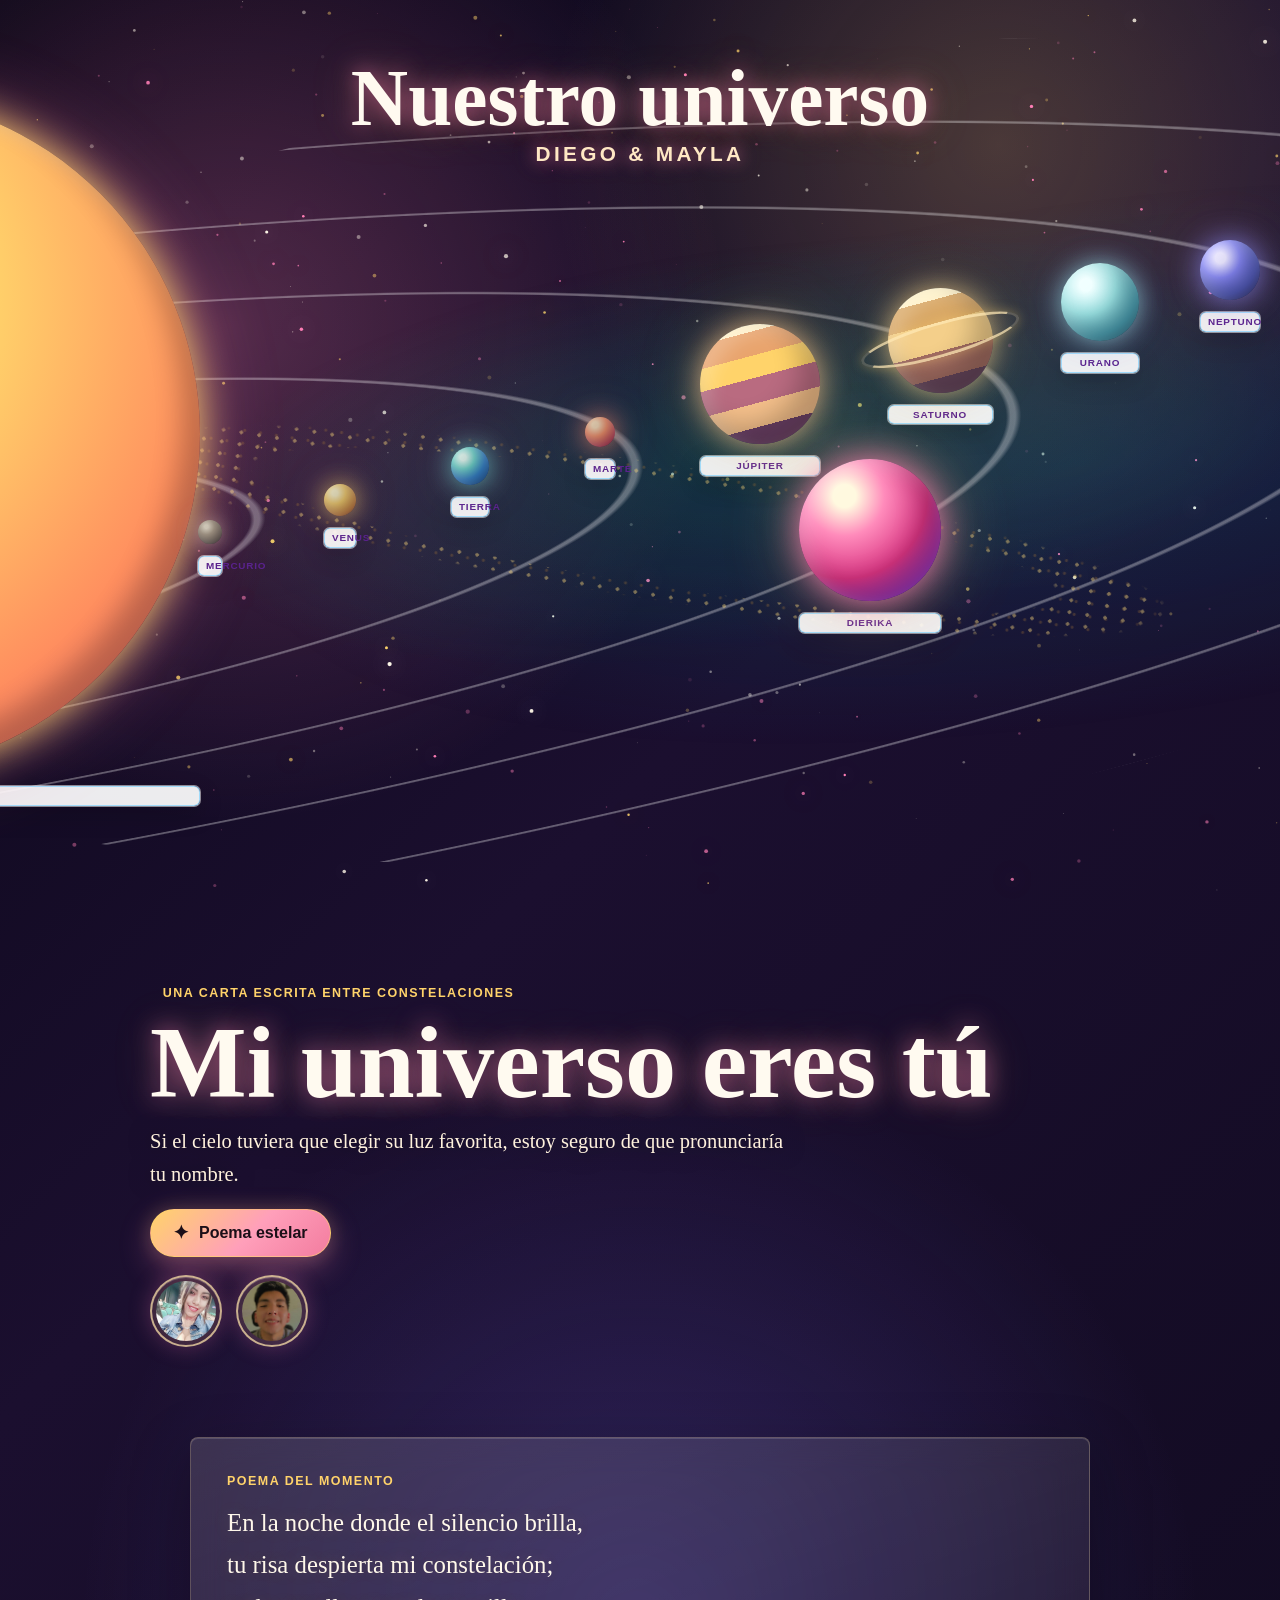
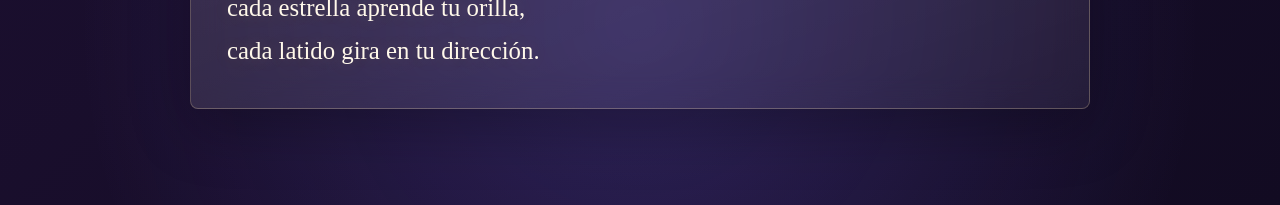
<file: index.html>
<!DOCTYPE html>
<html lang="es">
<head>
  <meta charset="UTF-8">
  <meta name="viewport" content="width=device-width, initial-scale=1.0">
  <title>Carta de Amor Estelar</title>
  <link rel="stylesheet" href="styles.css?v=34">
</head>
<body>
  <canvas id="universo" aria-hidden="true"></canvas>
  <div id="ramoOverlay" class="ramo-overlay" aria-live="polite" aria-hidden="true"></div>
  <div id="legoOverlay" class="lego-overlay" aria-live="polite" aria-hidden="true"></div>
  <div id="venusOverlay" class="venus-overlay" aria-live="polite" aria-hidden="true"></div>
  <div id="tierraOverlay" class="tierra-overlay" aria-live="polite" aria-hidden="true"></div>
  <div id="saturnoOverlay" class="saturno-overlay" aria-live="polite" aria-hidden="true"></div>
  <div id="uranoOverlay" class="urano-overlay" aria-live="polite" aria-hidden="true"></div>
  <div id="neptunoOverlay" class="neptuno-overlay" aria-live="polite" aria-hidden="true"></div>
  <div id="bigBangOverlay" class="bigbang-overlay" aria-live="polite" aria-hidden="true"></div>

  <main class="carta-espacial">
    <section class="hero-amor" aria-labelledby="tituloUniverso">
      <p class="eyebrow">Una carta escrita entre constelaciones</p>
      <h1 id="tituloUniverso" class="titulo-universo" tabindex="0">Mi universo eres tú</h1>
      <p id="declaracion" class="declaracion" tabindex="0">
        Si el cielo tuviera que elegir su luz favorita, estoy seguro de que pronunciaría tu nombre.
      </p>
      <button id="botonPoema" class="boton-estelar" type="button">
        <span class="icono">✦</span>
        Poema estelar
      </button>
      <div class="portal-retratos" aria-label="Crear nuestro universo">
        <button class="retrato-cosmico" type="button" aria-label="Crear universo con Mayla y Diego">
          <img src="media/saturno/mayla.jpg" alt="Mayla">
        </button>
        <button class="retrato-cosmico" type="button" aria-label="Crear universo con Diego y Mayla">
          <img src="media/saturno/diego.jpg" alt="Diego">
        </button>
      </div>
    </section>

    <section class="sistema-solar" aria-label="Sistema solar personalizado">
      <div class="rotulo-universo" aria-hidden="true">
        <strong>Nuestro universo</strong>
        <span>Diego & Mayla</span>
      </div>
      <button class="planeta planeta-sol" type="button" data-planeta="SOL" aria-label="Explorar SOL">
        <span class="orbita"></span>
        <span class="cuerpo"></span>
        <span class="nombre">SOL</span>
      </button>
      <button class="planeta planeta-mercurio" type="button" data-planeta="MERCURIO" aria-label="Explorar MERCURIO">
        <span class="orbita"></span>
        <span class="cuerpo"></span>
        <span class="nombre">MERCURIO</span>
      </button>
      <button class="planeta planeta-venus" type="button" data-planeta="VENUS" aria-label="Explorar VENUS">
        <span class="orbita"></span>
        <span class="cuerpo"></span>
        <span class="nombre">VENUS</span>
      </button>
      <button class="planeta planeta-tierra" type="button" data-planeta="TIERRA" aria-label="Explorar TIERRA">
        <span class="orbita"></span>
        <span class="cuerpo"></span>
        <span class="nombre">TIERRA</span>
      </button>
      <button class="planeta planeta-marte" type="button" data-planeta="MARTE" aria-label="Crear ramo desde MARTE">
        <span class="orbita"></span>
        <span class="cuerpo"></span>
        <span class="nombre">MARTE</span>
      </button>
      <button class="planeta planeta-jupiter" type="button" data-planeta="JÚPITER" aria-label="Explorar JÚPITER">
        <span class="orbita"></span>
        <span class="cuerpo"></span>
        <span class="nombre">JÚPITER</span>
      </button>
      <button class="planeta planeta-saturno" type="button" data-planeta="SATURNO" aria-label="Explorar SATURNO">
        <span class="orbita"></span>
        <span class="cuerpo"></span>
        <span class="nombre">SATURNO</span>
      </button>
      <button class="planeta planeta-urano" type="button" data-planeta="URANO" aria-label="Explorar URANO">
        <span class="orbita"></span>
        <span class="cuerpo"></span>
        <span class="nombre">URANO</span>
      </button>
      <button class="planeta planeta-neptuno" type="button" data-planeta="NEPTUNO" aria-label="Explorar NEPTUNO">
        <span class="orbita"></span>
        <span class="cuerpo"></span>
        <span class="nombre">NEPTUNO</span>
      </button>
      <button class="planeta planeta-dierika" type="button" data-planeta="DIERIKA" aria-label="Explorar DIERIKA">
        <span class="orbita"></span>
        <span class="cuerpo"></span>
        <span class="nombre">DIERIKA</span>
      </button>
    </section>

    <section class="panel-poema" aria-live="polite">
      <div class="marco-cristal">
        <p class="label-poema">Poema del momento</p>
        <p id="poema" class="poema">
          En la noche donde el silencio brilla,<br>
          tu risa despierta mi constelación;<br>
          cada estrella aprende tu orilla,<br>
          cada latido gira en tu dirección.
        </p>
      </div>
    </section>
  </main>

  <script src="script.js?v=29"></script>
</body>
</html>
</file>
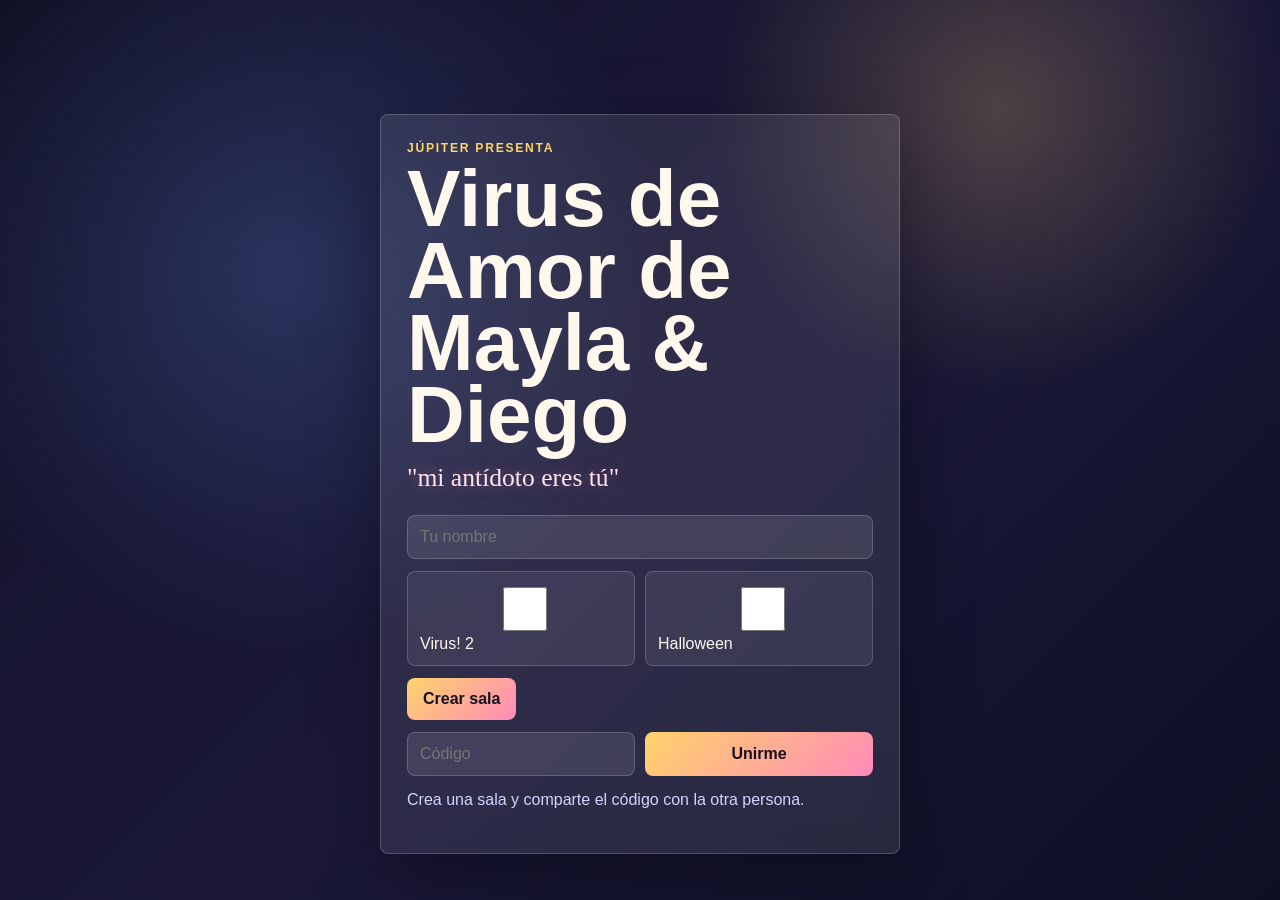
<file: virus.html>
<!DOCTYPE html>
<html lang="es">
<head>
  <meta charset="UTF-8">
  <meta name="viewport" content="width=device-width, initial-scale=1.0">
  <title>Virus de Amor de Mayla & Diego</title>
  <link rel="stylesheet" href="virus.css?v=5">
</head>
<body>
  <main class="virus-app">
    <section id="lobby" class="panel lobby">
      <p class="eyebrow">Júpiter presenta</p>
      <h1>Virus de Amor de Mayla & Diego</h1>
      <p class="quote">"mi antídoto eres tú"</p>
      <input id="playerName" maxlength="18" placeholder="Tu nombre">
      <div class="toggles">
        <label><input id="virus2" type="checkbox"> Virus! 2</label>
        <label><input id="halloween" type="checkbox"> Halloween</label>
      </div>
      <button id="createRoom">Crear sala</button>
      <div class="join-row">
        <input id="roomInput" maxlength="6" placeholder="Código">
        <button id="joinRoom">Unirme</button>
      </div>
      <p id="lobbyMsg" class="hint">Crea una sala y comparte el código con la otra persona.</p>
    </section>

    <section id="game" class="game hidden">
      <header class="game-top">
        <div>
          <p class="eyebrow">Virus de Amor</p>
          <h2 id="roomCode">------</h2>
        </div>
        <div class="turn-pill" id="turnInfo">Esperando...</div>
        <button id="startGame">Iniciar partida</button>
      </header>

      <section class="uno-table">
        <div id="opponentBoard" class="player-zone opponent-zone"></div>
        <div class="center-stack">
          <div class="pile deck-pile">Mazo <strong id="deckCount">0</strong></div>
          <div class="turn-core" id="turnCore">VS</div>
          <div class="pile discard-pile">Descarte <strong id="discardCount">0</strong></div>
        </div>
        <div id="yourBoard" class="player-zone your-zone"></div>
      </section>

      <section class="hand-dock">
        <div class="hand-title">
          <h3>Tu mano</h3>
          <div class="hand-actions">
            <button id="discardCard" class="secondary-action" disabled>No puedo jugar / Descartar</button>
            <button id="playCard" disabled>Jugar carta</button>
          </div>
        </div>
        <div id="hand" class="hand"></div>
      </section>

      <section class="log-panel">
        <h3>Bitácora</h3>
        <div id="log"></div>
      </section>
    </section>
  </main>

  <div id="toast" class="toast"></div>
  <script src="virus.js?v=5"></script>
</body>
</html>
</file>
<file: styles.css>
:root {
  --oro: #ffd36a;
  --rosa: #ff7eb6;
  --coral: #ff9b86;
  --violeta: #7d6bff;
  --noche: #090616;
  --cristal: rgba(255, 242, 221, 0.12);
  --borde: rgba(255, 229, 173, 0.28);
  --texto: #fff7ed;
  --suave: #f9d7de;
}

* {
  box-sizing: border-box;
}

html {
  min-height: 100%;
  background: #090616;
}

body {
  min-height: 100vh;
  margin: 0;
  overflow-x: hidden;
  color: var(--texto);
  font-family: "Palatino Linotype", "Book Antiqua", Georgia, serif;
  background:
    radial-gradient(circle at 18% 18%, rgba(255, 126, 182, 0.28), transparent 31rem),
    radial-gradient(circle at 78% 8%, rgba(255, 211, 106, 0.22), transparent 28rem),
    radial-gradient(circle at 50% 90%, rgba(125, 107, 255, 0.24), transparent 35rem),
    linear-gradient(135deg, #090616 0%, #1b0f2f 46%, #120b22 100%);
}

button {
  font: inherit;
}

body.ramo-activo {
  overflow: hidden;
}

#universo {
  position: fixed;
  inset: 0;
  width: 100%;
  height: 100%;
  z-index: 0;
  pointer-events: none;
}

.ramo-overlay {
  position: fixed;
  inset: 0;
  z-index: 5;
  display: grid;
  place-items: center;
  pointer-events: none;
  opacity: 0;
  transition: opacity 450ms ease;
}

.ramo-overlay.visible {
  opacity: 1;
}

.ramo-overlay.saliendo {
  opacity: 0;
}

.ramo-cielo {
  position: absolute;
  inset: 0;
  background:
    radial-gradient(circle at 50% 42%, rgba(255, 247, 218, 0.24), transparent 20rem),
    radial-gradient(circle at 46% 50%, rgba(255, 126, 182, 0.22), transparent 27rem),
    radial-gradient(circle at 62% 70%, rgba(255, 211, 106, 0.12), transparent 22rem),
    rgba(9, 6, 22, 0.34);
  backdrop-filter: blur(2px);
  overflow: hidden;
}

.ramo-fugaz {
  --top: 20%;
  --left: 70%;
  --duracion: 1.8s;
  --demora: 0s;
  position: absolute;
  left: var(--left);
  top: var(--top);
  width: 150px;
  height: 2px;
  border-radius: 999px;
  background: linear-gradient(90deg, transparent, rgba(255, 248, 232, 0.9), rgba(255, 211, 106, 0.95));
  box-shadow: 0 0 20px rgba(255, 211, 106, 0.72);
  transform: rotate(-28deg) translateX(120px);
  opacity: 0;
  animation: estrellaFugaz var(--duracion) var(--demora) linear infinite;
}

.ramo-escena {
  position: relative;
  width: min(100vw, 900px);
  height: min(92vh, 780px);
  min-height: 560px;
  filter: drop-shadow(0 28px 60px rgba(0, 0, 0, 0.35));
}

.ramo-luz {
  position: absolute;
  left: 50%;
  top: 50%;
  width: min(94vw, 660px);
  aspect-ratio: 1;
  border-radius: 50%;
  background: radial-gradient(circle, rgba(255, 241, 176, 0.34), rgba(255, 126, 182, 0.16) 38%, transparent 68%);
  transform: translate(-50%, -50%) scale(0.68);
  opacity: 0;
  animation: luzRamo 900ms ease forwards;
}

.ramo-tallo {
  --rot: 0deg;
  --largo: 210px;
  position: absolute;
  left: 50%;
  top: 49%;
  width: 12px;
  height: var(--largo);
  border-radius: 999px;
  background: linear-gradient(90deg, #235a35, #73c46d 45%, #1d4d32);
  transform-origin: 50% 100%;
  transform: translate(-50%, 10%) rotate(var(--rot)) scaleY(0);
  opacity: 0;
  box-shadow: inset 0 0 10px rgba(255, 255, 255, 0.22), 0 0 14px rgba(84, 210, 117, 0.24);
  animation: crecerTallo 720ms ease forwards;
}

.ramo-lazo {
  position: absolute;
  left: 50%;
  top: 77%;
  width: 178px;
  height: 92px;
  transform: translate(-50%, -50%) scale(0);
  opacity: 0;
  animation: aparecerLazo 680ms 1.15s cubic-bezier(.2, .9, .2, 1.25) forwards;
}

.ramo-lazo::before,
.ramo-lazo::after {
  content: "";
  position: absolute;
  top: 10px;
  width: 92px;
  height: 66px;
  border-radius: 50% 50% 42% 50%;
  background: linear-gradient(135deg, #ff5e94, #ffd36a);
  box-shadow: 0 0 20px rgba(255, 126, 182, 0.45);
}

.ramo-lazo::before {
  left: 4px;
  transform: rotate(24deg);
}

.ramo-lazo::after {
  right: 4px;
  transform: rotate(-24deg) scaleX(-1);
}

.ramo-nudo {
  position: absolute;
  left: 50%;
  top: 33px;
  width: 54px;
  height: 54px;
  border-radius: 50%;
  background: radial-gradient(circle at 32% 28%, #fff0a8, #ff7eb6 58%, #c82f68);
  transform: translateX(-50%);
  box-shadow: 0 0 18px rgba(255, 211, 106, 0.46);
}

.flor-ramo {
  --x: 0px;
  --y: 0px;
  --inicio-x: 0px;
  --inicio-y: -320px;
  --rot: 0deg;
  --escala: 1;
  --color: #ff6b9a;
  --color2: #ffbad0;
  position: absolute;
  left: 50%;
  top: 47%;
  width: 104px;
  height: 104px;
  opacity: 0;
  transform: translate(var(--inicio-x), var(--inicio-y)) rotate(calc(var(--rot) - 28deg)) scale(0.42);
  transition: transform 760ms cubic-bezier(.18, .85, .24, 1.16), opacity 420ms ease;
}

.flor-ramo.flor-visible {
  opacity: 1;
  transform: translate(var(--x), var(--y)) rotate(var(--rot)) scale(var(--escala));
}

.flor-ramo.flor-brillo {
  animation: florPulso 1100ms ease-in-out infinite;
}

.petalo {
  position: absolute;
  left: 50%;
  top: 50%;
  width: 34px;
  height: 52px;
  border-radius: 55% 55% 45% 45%;
  background: radial-gradient(circle at 34% 24%, rgba(255, 255, 255, 0.72), transparent 24%), linear-gradient(160deg, var(--color2), var(--color));
  transform-origin: 50% 92%;
  box-shadow: inset -5px -8px 14px rgba(83, 15, 52, 0.18), 0 0 14px color-mix(in srgb, var(--color), transparent 45%);
}

.petalo:nth-child(1) { transform: translate(-50%, -92%) rotate(0deg); }
.petalo:nth-child(2) { transform: translate(-50%, -92%) rotate(60deg); }
.petalo:nth-child(3) { transform: translate(-50%, -92%) rotate(120deg); }
.petalo:nth-child(4) { transform: translate(-50%, -92%) rotate(180deg); }
.petalo:nth-child(5) { transform: translate(-50%, -92%) rotate(240deg); }
.petalo:nth-child(6) { transform: translate(-50%, -92%) rotate(300deg); }

.centro-flor {
  position: absolute;
  left: 50%;
  top: 50%;
  width: 34px;
  height: 34px;
  border-radius: 50%;
  background: radial-gradient(circle at 36% 30%, #fff8b8, #ffd36a 48%, #c86925);
  transform: translate(-50%, -50%);
  box-shadow: 0 0 18px rgba(255, 211, 106, 0.68), inset 0 -4px 8px rgba(120, 62, 20, 0.24);
}

.petalo-suelto {
  --x: 0px;
  --y: 0px;
  --caida: 120px;
  --giro: 180deg;
  --color: #ff7eb6;
  position: absolute;
  left: 50%;
  top: 45%;
  width: 18px;
  height: 28px;
  border-radius: 80% 20% 70% 30%;
  background: linear-gradient(160deg, #fff2f6, var(--color));
  opacity: 0;
  transform: translate(var(--x), var(--y)) rotate(0deg) scale(0.6);
  animation: petaloFlota 2.9s ease-in forwards;
  box-shadow: 0 0 12px rgba(255, 126, 182, 0.28);
}

.chispazo-flor {
  --x: 0px;
  --y: 0px;
  --color: #ffd36a;
  position: absolute;
  left: 50%;
  top: 47%;
  width: 8px;
  height: 8px;
  border-radius: 50%;
  background: var(--color);
  box-shadow: 0 0 16px var(--color);
  animation: explosionFlor 900ms ease-out forwards;
}

.ramo-mensaje {
  position: absolute;
  left: 50%;
  bottom: 4%;
  max-width: min(92vw, 620px);
  padding: 16px 22px;
  border: 1px solid rgba(255, 229, 173, 0.38);
  border-radius: 8px;
  color: #fffaf0;
  font-family: Arial, Helvetica, sans-serif;
  font-size: clamp(0.95rem, 2.2vw, 1.18rem);
  font-weight: 700;
  line-height: 1.45;
  text-align: center;
  background: rgba(22, 12, 34, 0.62);
  backdrop-filter: blur(12px);
  box-shadow: 0 12px 34px rgba(0, 0, 0, 0.28), 0 0 28px rgba(255, 126, 182, 0.24);
  transform: translate(-50%, 18px);
  opacity: 0;
  transition: opacity 260ms ease, transform 260ms ease;
  animation: mensajeRamo 720ms 1.35s ease forwards;
}

.ramo-mensaje.cambiando-frase {
  opacity: 0.08;
  transform: translate(-50%, 10px);
}

.ramo-iniciales {
  position: absolute;
  left: 50%;
  top: 6%;
  z-index: 20;
  width: min(88vw, 620px);
  color: #fffaf0;
  font-family: "Palatino Linotype", "Book Antiqua", Georgia, serif;
  text-align: center;
  text-shadow: 0 0 18px rgba(255, 126, 182, 0.95), 0 0 42px rgba(255, 211, 106, 0.58), 0 6px 22px rgba(0, 0, 0, 0.72);
  transform: translate(-50%, -16px) scale(0.92);
  opacity: 0;
  animation: inicialesRamo 950ms 4.2s ease forwards;
}

.ramo-iniciales strong {
  display: block;
  font-size: clamp(3.4rem, 11vw, 8.4rem);
  line-height: 0.9;
  letter-spacing: 0;
}

.ramo-iniciales span {
  display: block;
  margin-top: 12px;
  color: #ffe4ed;
  font-family: Arial, Helvetica, sans-serif;
  font-size: clamp(0.95rem, 2.4vw, 1.18rem);
  font-weight: 800;
}

.ramo-final {
  position: absolute;
  inset: 0;
  z-index: 90;
  display: grid;
  place-items: center;
  padding: 24px;
  color: #fffaf0;
  text-align: center;
  background:
    radial-gradient(circle at 50% 46%, rgba(255, 211, 106, 0.25), transparent 18rem),
    radial-gradient(circle at 50% 50%, rgba(255, 63, 135, 0.32), transparent 24rem),
    rgba(9, 6, 22, 0.42);
  opacity: 0;
  transform: scale(0.92);
  animation: finalNombres 900ms ease forwards;
}

.ramo-final strong {
  display: block;
  font-size: clamp(4rem, 15vw, 11rem);
  line-height: 0.88;
  letter-spacing: 0;
  text-shadow: 0 0 22px rgba(255, 126, 182, 1), 0 0 54px rgba(255, 211, 106, 0.78), 0 10px 30px rgba(0, 0, 0, 0.82);
}

.carta-espacial {
  position: relative;
  z-index: 1;
  width: min(1180px, calc(100% - 32px));
  min-height: 100vh;
  margin: 0 auto;
  padding: clamp(28px, 5vw, 64px) 0;
  display: grid;
  grid-template-columns: minmax(0, 1.05fr) minmax(280px, 0.95fr);
  grid-template-areas:
    "hero planetas"
    "poema planetas";
  gap: clamp(20px, 4vw, 44px);
  align-items: center;
}

.hero-amor {
  grid-area: hero;
  padding: clamp(24px, 4vw, 46px);
  border: 1px solid var(--borde);
  border-radius: 8px;
  background: linear-gradient(145deg, rgba(255, 255, 255, 0.16), rgba(255, 255, 255, 0.06));
  box-shadow: 0 24px 80px rgba(0, 0, 0, 0.34), inset 0 1px 0 rgba(255, 255, 255, 0.18);
  backdrop-filter: blur(18px);
}

.eyebrow,
.label-poema {
  margin: 0 0 14px;
  color: var(--oro);
  font-family: Arial, Helvetica, sans-serif;
  font-size: 0.78rem;
  font-weight: 700;
  letter-spacing: 0.12em;
  text-transform: uppercase;
}

.titulo-universo {
  margin: 0;
  max-width: 12ch;
  color: #fffaf0;
  font-size: clamp(2.65rem, 7vw, 6.7rem);
  line-height: 0.94;
  letter-spacing: 0;
  text-shadow: 0 0 24px rgba(255, 126, 182, 0.54), 0 0 48px rgba(255, 211, 106, 0.24);
  cursor: pointer;
  transition: transform 220ms ease, text-shadow 220ms ease;
}

.titulo-universo:hover,
.titulo-universo:focus-visible {
  outline: none;
  transform: translateY(-3px);
  text-shadow: 0 0 34px rgba(255, 126, 182, 0.74), 0 0 60px rgba(255, 211, 106, 0.36);
}

.declaracion {
  min-height: 6.2rem;
  margin: 26px 0 28px;
  color: var(--suave);
  font-size: clamp(1.08rem, 2vw, 1.42rem);
  line-height: 1.6;
  cursor: pointer;
  transition: opacity 260ms ease, transform 260ms ease;
}

.boton-estelar {
  display: inline-flex;
  align-items: center;
  gap: 10px;
  min-height: 48px;
  padding: 0 22px;
  border: 1px solid rgba(255, 211, 106, 0.55);
  border-radius: 999px;
  color: #1b0f18;
  font-family: Arial, Helvetica, sans-serif;
  font-weight: 800;
  background: linear-gradient(135deg, var(--oro), #ff9fba 55%, #f37c9f);
  box-shadow: 0 12px 32px rgba(255, 126, 182, 0.32), 0 0 20px rgba(255, 211, 106, 0.2);
  cursor: pointer;
  transition: transform 180ms ease, filter 180ms ease, box-shadow 180ms ease;
}

.boton-estelar:hover,
.boton-estelar:focus-visible {
  outline: none;
  transform: translateY(-2px) scale(1.03);
  filter: saturate(1.08);
  box-shadow: 0 16px 38px rgba(255, 126, 182, 0.42), 0 0 32px rgba(255, 211, 106, 0.34);
}

.portal-retratos {
  display: flex;
  align-items: center;
  gap: 14px;
  margin-top: 18px;
}

.retrato-cosmico {
  width: 72px;
  height: 72px;
  border: 2px solid rgba(255, 229, 173, 0.72);
  border-radius: 50%;
  padding: 4px;
  background: radial-gradient(circle, rgba(255, 211, 106, 0.24), rgba(255, 126, 182, 0.12));
  box-shadow: 0 0 22px rgba(255, 126, 182, 0.28), inset 0 1px 0 rgba(255, 255, 255, 0.2);
  cursor: pointer;
  transition: transform 220ms ease, box-shadow 220ms ease, border-color 220ms ease;
}

.retrato-cosmico:hover,
.retrato-cosmico:focus-visible {
  outline: none;
  border-color: rgba(255, 211, 106, 0.98);
  transform: translateY(-3px) scale(1.08);
  box-shadow: 0 0 32px rgba(255, 126, 182, 0.42), 0 0 42px rgba(255, 211, 106, 0.24);
}

.retrato-cosmico img {
  display: block;
  width: 100%;
  height: 100%;
  border-radius: 50%;
  object-fit: cover;
  object-position: center 34%;
}

.icono {
  font-size: 1.18rem;
}

.sistema-solar {
  grid-area: planetas;
  min-height: min(76vh, 720px);
  position: relative;
  display: grid;
  place-items: center;
}

.rotulo-universo {
  position: absolute;
  left: 50%;
  top: clamp(24px, 7vh, 72px);
  z-index: 3;
  width: min(88vw, 760px);
  text-align: center;
  pointer-events: none;
  transform: translateX(-50%);
}

.rotulo-universo strong,
.rotulo-universo span {
  display: block;
}

.rotulo-universo strong {
  color: #fffaf0;
  font-family: "Palatino Linotype", "Book Antiqua", Georgia, serif;
  font-size: clamp(2.4rem, 6.2vw, 6.4rem);
  line-height: 0.9;
  letter-spacing: 0;
  text-shadow: 0 0 22px rgba(255, 126, 182, 0.7), 0 0 48px rgba(255, 211, 106, 0.28), 0 8px 26px rgba(0, 0, 0, 0.72);
}

.rotulo-universo span {
  margin-top: 8px;
  color: #ffe8c4;
  font-family: Arial, Helvetica, sans-serif;
  font-size: clamp(0.92rem, 1.7vw, 1.3rem);
  font-weight: 900;
  letter-spacing: 0.16em;
  text-transform: uppercase;
  text-shadow: 0 0 16px rgba(255, 126, 182, 0.72), 0 0 30px rgba(255, 211, 106, 0.28);
}

.sistema-solar::before {
  content: "";
  position: absolute;
  width: min(92vw, 620px);
  aspect-ratio: 1;
  border-radius: 50%;
  background:
    radial-gradient(circle, rgba(255, 211, 106, 0.16), transparent 18%),
    repeating-radial-gradient(circle, rgba(255, 229, 173, 0.18) 0 1px, transparent 1px 78px);
  filter: drop-shadow(0 0 32px rgba(255, 126, 182, 0.22));
  opacity: 0.92;
}

.planeta {
  --size: 80px;
  --x: 0px;
  --y: 0px;
  position: absolute;
  width: var(--size);
  min-height: calc(var(--size) + 42px);
  border: 0;
  padding: 0;
  color: var(--texto);
  background: transparent;
  cursor: pointer;
  transform: translate(var(--x), var(--y));
  animation: flotar 5.6s ease-in-out infinite;
  transition: transform 220ms ease, filter 220ms ease;
}

.planeta:hover,
.planeta:focus-visible {
  outline: none;
  transform: translate(var(--x), var(--y)) scale(1.15);
  filter: brightness(1.12) saturate(1.1);
}

.cuerpo {
  position: relative;
  display: block;
  width: var(--size);
  aspect-ratio: 1;
  border-radius: 50%;
  margin: 0 auto 12px;
  background: var(--planeta);
  box-shadow: var(--brillo), inset -18px -18px 26px rgba(0, 0, 0, 0.24), inset 10px 8px 18px rgba(255, 255, 255, 0.22);
}

.orbita {
  position: absolute;
  inset: -10px -8px auto;
  height: var(--size);
  border: 1px solid rgba(255, 255, 255, 0.14);
  border-radius: 50%;
  transform: rotate(-18deg);
}

.nombre {
  display: block;
  color: #ffe8c4;
  font-family: Arial, Helvetica, sans-serif;
  font-size: 0.75rem;
  font-weight: 800;
  letter-spacing: 0.08em;
  text-shadow: 0 0 12px rgba(255, 126, 182, 0.55);
}

.planeta-sol {
  --size: 118px;
  --x: 0px;
  --y: 0px;
  --planeta: radial-gradient(circle at 35% 30%, #fff4aa 0 12%, #ffd36a 35%, #ff8f5f 70%, #de4e69 100%);
  --brillo: 0 0 38px rgba(255, 211, 106, 0.9), 0 0 78px rgba(255, 126, 182, 0.45);
  z-index: 2;
}

.planeta-tierra {
  --size: 76px;
  --x: 106px;
  --y: -112px;
  --planeta: radial-gradient(circle at 32% 28%, #e4fff7 0 8%, #6edfd7 30%, #388bd9 58%, #1b3f7a 100%);
  --brillo: 0 0 26px rgba(110, 223, 215, 0.72), 0 0 52px rgba(255, 126, 182, 0.22);
  animation-delay: -1.1s;
}

.planeta-marte {
  --size: 68px;
  --x: -178px;
  --y: 74px;
  --planeta: radial-gradient(circle at 34% 26%, #ffe0b8 0 10%, #ff9067 38%, #c0475c 72%, #671b37 100%);
  --brillo: 0 0 24px rgba(255, 144, 103, 0.74), 0 0 48px rgba(255, 126, 182, 0.28);
  animation-delay: -2.2s;
}

.planeta-jupiter {
  --size: 100px;
  --x: 154px;
  --y: 84px;
  --planeta: linear-gradient(165deg, #fff0c9 0 14%, #e9a46d 14% 30%, #ffd36a 30% 45%, #b96b80 45% 62%, #f5c08b 62% 78%, #6d4168 78% 100%);
  --brillo: 0 0 28px rgba(245, 192, 139, 0.74), 0 0 64px rgba(255, 211, 106, 0.28);
  animation-delay: -3.3s;
}

.planeta-neptuno {
  --size: 82px;
  --x: 8px;
  --y: 178px;
  --planeta: radial-gradient(circle at 34% 30%, #e9e5ff 0 9%, #8b8cff 34%, #5962c8 65%, #26254e 100%);
  --brillo: 0 0 28px rgba(139, 140, 255, 0.72), 0 0 58px rgba(255, 126, 182, 0.2);
  animation-delay: -4.4s;
}

.planeta-mercurio {
  --size: 46px;
  --x: -42px;
  --y: -212px;
  --planeta: radial-gradient(circle at 35% 28%, #fff3dc 0 8%, #b8a58f 34%, #6c5e58 72%, #2e2830 100%);
  --brillo: 0 0 20px rgba(255, 232, 200, 0.52), 0 0 38px rgba(255, 126, 182, 0.16);
  animation-delay: -0.4s;
}

.planeta-venus {
  --size: 62px;
  --x: 116px;
  --y: -188px;
  --planeta: radial-gradient(circle at 34% 28%, #fff6c7 0 9%, #ffd36a 34%, #c98245 72%, #5d3144 100%);
  --brillo: 0 0 24px rgba(255, 211, 106, 0.7), 0 0 48px rgba(255, 126, 182, 0.22);
  animation-delay: -0.9s;
}

.planeta-tierra {
  --size: 66px;
  --x: 224px;
  --y: -80px;
}

.planeta-marte {
  --size: 62px;
  --x: 206px;
  --y: 74px;
}

.planeta-jupiter {
  --size: 88px;
  --x: 98px;
  --y: 202px;
}

.planeta-saturno {
  --size: 82px;
  --x: -58px;
  --y: 212px;
  --planeta: linear-gradient(165deg, #fff2c8 0 18%, #d9a866 18% 36%, #f4cf8a 36% 58%, #a36d62 58% 78%, #68475d 78% 100%);
  --brillo: 0 0 26px rgba(244, 207, 138, 0.68), 0 0 52px rgba(255, 211, 106, 0.22);
  animation-delay: -3.7s;
}

.planeta-saturno .cuerpo::after {
  content: "";
  position: absolute;
  left: 50%;
  top: 50%;
  width: 150%;
  height: 28%;
  border: 3px solid rgba(255, 232, 180, 0.74);
  border-left-color: rgba(255, 232, 180, 0.2);
  border-right-color: rgba(255, 232, 180, 0.2);
  border-radius: 50%;
  transform: translate(-50%, -50%) rotate(-16deg);
  box-shadow: 0 0 12px rgba(255, 211, 106, 0.34);
}

.planeta-urano {
  --size: 68px;
  --x: -190px;
  --y: 126px;
  --planeta: radial-gradient(circle at 32% 28%, #f0ffff 0 8%, #9ee8e9 38%, #50a9bd 68%, #24536c 100%);
  --brillo: 0 0 24px rgba(158, 232, 233, 0.68), 0 0 48px rgba(125, 107, 255, 0.18);
  animation-delay: -4.1s;
}

.planeta-neptuno {
  --size: 70px;
  --x: -228px;
  --y: -26px;
}

.planeta-pluton {
  --size: 50px;
  --x: -158px;
  --y: -172px;
  --planeta: radial-gradient(circle at 36% 28%, #fff0d6 0 8%, #c99b7f 34%, #83636f 68%, #3b3042 100%);
  --brillo: 0 0 20px rgba(255, 214, 178, 0.52), 0 0 42px rgba(255, 126, 182, 0.16);
  animation-delay: -4.8s;
}

.planeta-dierika {
  --size: 78px;
  --x: 34px;
  --y: -260px;
  --planeta: radial-gradient(circle at 32% 26%, #fff9df 0 8%, #ff8bbb 28%, #d93482 58%, #6c3cff 100%);
  --brillo: 0 0 34px rgba(255, 126, 182, 0.86), 0 0 74px rgba(255, 211, 106, 0.42);
  animation-delay: -2.6s;
}

.planeta-pluton {
  display: none;
}

.panel-poema {
  grid-area: poema;
}

.marco-cristal {
  min-height: 230px;
  padding: clamp(22px, 3.4vw, 36px);
  border: 1px solid rgba(255, 229, 173, 0.24);
  border-radius: 8px;
  background: linear-gradient(160deg, rgba(255, 255, 255, 0.14), rgba(255, 255, 255, 0.055));
  box-shadow: 0 18px 60px rgba(0, 0, 0, 0.28), inset 0 1px 0 rgba(255, 255, 255, 0.14);
  backdrop-filter: blur(16px);
}

.poema {
  margin: 0;
  color: #fff8ea;
  font-size: clamp(1.12rem, 2.2vw, 1.55rem);
  line-height: 1.72;
  text-shadow: 0 0 18px rgba(255, 211, 106, 0.18);
  transition: opacity 260ms ease, transform 260ms ease;
}

.cambiando {
  opacity: 0;
  transform: translateY(8px);
}

@keyframes flotar {
  0%, 100% {
    margin-top: 0;
  }
  50% {
    margin-top: -18px;
  }
}

@keyframes crecerTallo {
  0% {
    opacity: 0;
    transform: translate(-50%, 18%) rotate(var(--rot)) scaleY(0);
  }
  100% {
    opacity: 1;
    transform: translate(-50%, 10%) rotate(var(--rot)) scaleY(1);
  }
}

@keyframes aparecerLazo {
  0% {
    opacity: 0;
    transform: translate(-50%, -50%) scale(0);
  }
  100% {
    opacity: 1;
    transform: translate(-50%, -50%) scale(1);
  }
}

@keyframes luzRamo {
  0% {
    opacity: 0;
    transform: translate(-50%, -50%) scale(0.68);
  }
  100% {
    opacity: 1;
    transform: translate(-50%, -50%) scale(1);
  }
}

@keyframes florPulso {
  0%, 100% {
    filter: brightness(1) saturate(1);
  }
  50% {
    filter: brightness(1.18) saturate(1.22);
  }
}

@keyframes petaloFlota {
  0% {
    opacity: 0;
    transform: translate(var(--x), var(--y)) rotate(0deg) scale(0.62);
  }
  12% {
    opacity: 0.95;
  }
  100% {
    opacity: 0;
    transform: translate(calc(var(--x) * 1.42), calc(var(--y) + var(--caida))) rotate(var(--giro)) scale(0.2);
  }
}

@keyframes explosionFlor {
  0% {
    opacity: 1;
    transform: translate(0, 0) scale(0.4);
  }
  100% {
    opacity: 0;
    transform: translate(var(--x), var(--y)) scale(1.35);
  }
}

@keyframes mensajeRamo {
  100% {
    opacity: 1;
    transform: translate(-50%, 0);
  }
}

@keyframes inicialesRamo {
  0% {
    opacity: 0;
    transform: translate(-50%, -16px) scale(0.92);
  }
  100% {
    opacity: 1;
    transform: translate(-50%, 0) scale(1);
  }
}

@keyframes estrellaFugaz {
  0% {
    opacity: 0;
    transform: rotate(-28deg) translateX(160px);
  }
  12% {
    opacity: 1;
  }
  100% {
    opacity: 0;
    transform: rotate(-28deg) translateX(-780px);
  }
}

@keyframes finalNombres {
  0% {
    opacity: 0;
    transform: scale(0.92);
  }
  100% {
    opacity: 1;
    transform: scale(1);
  }
}

@media (max-width: 880px) {
  .carta-espacial {
    grid-template-columns: 1fr;
    grid-template-areas:
      "hero"
      "planetas"
      "poema";
    align-items: stretch;
  }

  .sistema-solar {
    min-height: 560px;
  }

  .sistema-solar::before {
    width: min(90vw, 540px);
  }

  .planeta-mercurio {
    --x: -34px;
    --y: -164px;
  }

  .planeta-sol {
    --size: 92px;
    --x: 0px;
    --y: 0px;
  }

  .planeta-venus {
    --x: 94px;
    --y: -144px;
  }

  .planeta-tierra {
    --x: 160px;
    --y: -48px;
  }

  .planeta-marte {
    --x: 144px;
    --y: 66px;
  }

  .planeta-jupiter {
    --x: 62px;
    --y: 158px;
  }

  .planeta-saturno {
    --x: -52px;
    --y: 164px;
  }

  .planeta-urano {
    --x: -140px;
    --y: 86px;
  }

  .planeta-neptuno {
    --x: -166px;
    --y: -12px;
  }

  .planeta-pluton {
    --x: -112px;
    --y: -126px;
  }

  .planeta-dierika {
    --size: 66px;
    --x: 20px;
    --y: -198px;
  }
}

@media (max-width: 520px) {
  .carta-espacial {
    width: min(100% - 22px, 440px);
    padding: 18px 0 28px;
    gap: 18px;
  }

  .hero-amor,
  .marco-cristal {
    padding: 20px;
  }

  .titulo-universo {
    max-width: 10ch;
  }

  .declaracion {
    min-height: 7.8rem;
  }

  .sistema-solar {
    min-height: 500px;
  }

  .planeta {
    --size: 52px;
    min-height: calc(var(--size) + 36px);
  }

  .nombre {
    font-size: 0.62rem;
  }

  .planeta-mercurio {
    --size: 38px;
    --x: -20px;
    --y: -148px;
  }

  .planeta-sol {
    --size: 78px;
    --x: 0px;
    --y: 0px;
  }

  .planeta-venus {
    --size: 50px;
    --x: 76px;
    --y: -126px;
  }

  .planeta-tierra {
    --size: 52px;
    --x: 128px;
    --y: -38px;
  }

  .planeta-marte {
    --size: 50px;
    --x: 116px;
    --y: 58px;
  }

  .planeta-jupiter {
    --size: 66px;
    --x: 52px;
    --y: 142px;
  }

  .planeta-saturno {
    --size: 62px;
    --x: -42px;
    --y: 148px;
  }

  .planeta-urano {
    --size: 52px;
    --x: -112px;
    --y: 76px;
  }

  .planeta-neptuno {
    --size: 52px;
    --x: -130px;
    --y: -8px;
  }

  .planeta-pluton {
    --size: 40px;
    --x: -88px;
    --y: -112px;
  }

  .planeta-dierika {
    --size: 56px;
    --x: 14px;
    --y: -176px;
  }

  .ramo-escena {
    width: 100vw;
    height: 92vh;
    min-height: 560px;
  }

  .flor-ramo {
    width: 74px;
    height: 74px;
  }

  .petalo {
    width: 28px;
    height: 42px;
  }

  .centro-flor {
    width: 24px;
    height: 24px;
  }

  .ramo-mensaje {
    bottom: 3%;
    max-width: calc(100vw - 24px);
    padding: 13px 14px;
  }

  .ramo-iniciales {
    top: 8%;
  }
}

/* Portada panoramica tipo sistema solar */
.carta-espacial {
  width: 100%;
  max-width: none;
  min-height: 100vh;
  padding: 0 0 clamp(48px, 8vw, 96px);
  display: block;
  overflow: hidden;
}

.hero-amor {
  position: relative;
  z-index: 3;
  min-height: 100vh;
  width: min(1180px, calc(100% - 32px));
  margin: 0 auto;
  padding: clamp(72px, 12vh, 128px) 0 0;
  border: 0;
  border-radius: 0;
  background: transparent;
  box-shadow: none;
  backdrop-filter: none;
  pointer-events: none;
}

.hero-amor .eyebrow,
.titulo-universo,
.declaracion,
.boton-estelar,
.portal-retratos,
.retrato-cosmico {
  pointer-events: auto;
}

.titulo-universo {
  max-width: min(92vw, 980px);
  font-size: clamp(4rem, 13vw, 12rem);
  line-height: 0.82;
}

.declaracion {
  width: min(760px, 92vw);
  min-height: 0;
  margin-top: clamp(22px, 4vh, 42px);
  font-size: clamp(1.2rem, 2.3vw, 1.85rem);
  color: #fff2dd;
  text-shadow: 0 0 22px rgba(0, 0, 0, 0.6);
}

.sistema-solar {
  position: absolute;
  inset: 0;
  z-index: 2;
  min-height: 100vh;
  overflow: hidden;
  pointer-events: none;
}

.sistema-solar::before {
  left: -34vw;
  top: 50%;
  width: 168vw;
  height: 92vh;
  aspect-ratio: auto;
  border-radius: 50%;
  background:
    repeating-radial-gradient(ellipse at left center, transparent 0 8.8%, rgba(255, 255, 255, 0.28) 8.9% 9%, transparent 9.1% 15.6%),
    radial-gradient(ellipse at 56% 45%, rgba(24, 126, 100, 0.34), transparent 36%),
    radial-gradient(ellipse at 64% 62%, rgba(0, 152, 188, 0.2), transparent 42%);
  transform: translateY(-50%) rotate(-7deg);
  filter: none;
  opacity: 0.9;
}

.sistema-solar::after {
  content: "";
  position: absolute;
  left: -16vw;
  top: 48%;
  width: 128vw;
  height: 24vh;
  border-radius: 50%;
  background:
    radial-gradient(circle, rgba(255, 219, 124, 0.85) 0 1.5px, transparent 2px) 0 0 / 18px 12px,
    radial-gradient(circle, rgba(170, 120, 55, 0.6) 0 1px, transparent 2px) 8px 5px / 16px 13px;
  opacity: 0.55;
  transform: rotate(10deg);
  mask-image: radial-gradient(ellipse, transparent 0 38%, #000 39% 47%, transparent 49%);
}

.planeta {
  pointer-events: auto;
  z-index: 4;
}

.planeta .orbita {
  display: none;
}

.planeta .nombre {
  margin-top: 8px;
  padding: 6px 10px;
  border: 1px solid rgba(128, 215, 255, 0.72);
  border-radius: 6px;
  color: #5a238e;
  background: rgba(255, 255, 255, 0.92);
  text-shadow: none;
  box-shadow: 0 0 0 1px rgba(255, 255, 255, 0.52), 0 8px 24px rgba(0, 0, 0, 0.18);
}

.planeta-sol {
  --size: min(58vh, 430px);
  --x: calc(-50vw + 28px);
  --y: -34px;
  z-index: 3;
}

.planeta-sol .nombre {
  display: none;
}

.planeta-mercurio {
  --size: 34px;
  --x: calc(-42vw + 138px);
  --y: 118px;
}

.planeta-venus {
  --size: 44px;
  --x: calc(-35vw + 165px);
  --y: 96px;
}

.planeta-tierra {
  --size: 52px;
  --x: calc(-27vw + 180px);
  --y: 74px;
}

.planeta-marte {
  --size: 46px;
  --x: calc(-18vw + 210px);
  --y: 44px;
}

.planeta-jupiter {
  --size: min(15vw, 132px);
  --x: calc(1vw + 130px);
  --y: 0px;
}

.planeta-saturno {
  --size: min(12vw, 116px);
  --x: calc(20vw + 106px);
  --y: -28px;
}

.planeta-urano {
  --size: min(9vw, 86px);
  --x: calc(35vw + 76px);
  --y: -54px;
}

.planeta-neptuno {
  --size: min(8vw, 76px);
  --x: calc(45vw + 42px);
  --y: -92px;
}

.planeta-pluton {
  --size: 36px;
  --x: calc(47vw + 18px);
  --y: 82px;
}

.planeta-dierika {
  --size: min(10vw, 92px);
  --x: calc(8vw + 180px);
  --y: 154px;
}

.panel-poema {
  position: relative;
  z-index: 3;
  width: min(900px, calc(100% - 32px));
  margin: clamp(24px, 8vh, 72px) auto 0;
}

@media (max-width: 880px) {
  .hero-amor {
    width: min(100% - 28px, 720px);
    padding-top: 72px;
  }

  .titulo-universo {
    font-size: clamp(3.4rem, 17vw, 7.8rem);
  }

  .sistema-solar::before {
    left: -52vw;
    width: 200vw;
  }

  .planeta-sol {
    --size: min(48vh, 330px);
    --x: calc(-50vw + 6px);
    --y: 10px;
  }

  .planeta-mercurio { --size: 26px; --x: -126px; --y: 124px; }
  .planeta-venus { --size: 34px; --x: -88px; --y: 104px; }
  .planeta-tierra { --size: 40px; --x: -44px; --y: 82px; }
  .planeta-marte { --size: 36px; --x: 2px; --y: 54px; }
  .planeta-jupiter { --size: 82px; --x: 78px; --y: 8px; }
  .planeta-saturno { --size: 76px; --x: 160px; --y: -34px; }
  .planeta-urano { --size: 56px; --x: 214px; --y: -96px; }
  .planeta-neptuno { --size: 48px; --x: 158px; --y: 128px; }
  .planeta-pluton { --size: 30px; --x: 228px; --y: 76px; }
  .planeta-dierika { --size: 60px; --x: 72px; --y: 164px; }
}

@media (max-width: 520px) {
  .hero-amor {
    min-height: 100vh;
    padding-top: 58px;
  }

  .declaracion {
    width: min(100%, 390px);
    font-size: 1.08rem;
  }

  .planeta .nombre {
    padding: 4px 6px;
    font-size: 0.54rem;
  }

  .planeta-sol {
    --size: 250px;
    --x: calc(-50vw - 8px);
    --y: 22px;
  }

  .planeta-mercurio { --size: 22px; --x: -108px; --y: 132px; }
  .planeta-venus { --size: 28px; --x: -74px; --y: 110px; }
  .planeta-tierra { --size: 32px; --x: -36px; --y: 88px; }
  .planeta-marte { --size: 30px; --x: 0px; --y: 62px; }
  .planeta-jupiter { --size: 64px; --x: 62px; --y: 28px; }
  .planeta-saturno { --size: 58px; --x: 118px; --y: -8px; }
  .planeta-urano { --size: 42px; --x: 144px; --y: -70px; }
  .planeta-neptuno { --size: 38px; --x: 122px; --y: 120px; }
  .planeta-pluton { --size: 24px; --x: 158px; --y: 72px; }
  .planeta-dierika { --size: 48px; --x: 46px; --y: 168px; }

  .panel-poema {
    margin-top: 36px;
  }
}

/* Ajuste estetico final: portada simetrica y texto mas abajo */
.hero-amor {
  display: flex;
  flex-direction: column;
  align-items: flex-start;
  justify-content: center;
  min-height: 100vh;
  padding-top: clamp(120px, 22vh, 190px);
  padding-bottom: clamp(56px, 10vh, 110px);
}

.hero-amor .eyebrow {
  margin-left: clamp(4px, 1vw, 14px);
}

.titulo-universo {
  max-width: min(94vw, 1080px);
  font-size: clamp(4.6rem, 12vw, 11rem);
  line-height: 0.88;
}

.declaracion {
  max-width: 780px;
  margin-top: clamp(28px, 5vh, 54px);
  margin-bottom: 24px;
}

.sistema-solar {
  transform: translateY(2vh);
}

.sistema-solar::before {
  left: -28vw;
  top: 52%;
  width: 158vw;
  height: 84vh;
  transform: translateY(-50%) rotate(-6deg);
}

.sistema-solar::after {
  left: -18vw;
  top: 54%;
  width: 132vw;
  height: 22vh;
  transform: rotate(8deg);
}

.planeta-sol {
  --size: min(62vh, 470px);
  --x: calc(-50vw + 10px);
  --y: 10px;
}

.planeta-mercurio { --size: 34px; --x: -330px; --y: 132px; }
.planeta-venus { --size: 44px; --x: -270px; --y: 108px; }
.planeta-tierra { --size: 52px; --x: -205px; --y: 82px; }
.planeta-marte { --size: 46px; --x: -138px; --y: 54px; }
.planeta-jupiter { --size: min(13vw, 126px); --x: -8px; --y: 0px; }
.planeta-saturno { --size: min(11vw, 108px); --x: 170px; --y: -28px; }
.planeta-urano { --size: min(8vw, 80px); --x: 326px; --y: -58px; }
.planeta-neptuno { --size: min(7vw, 72px); --x: 440px; --y: -88px; }
.planeta-pluton { --size: 34px; --x: 500px; --y: 88px; }
.planeta-dierika { --size: min(8.5vw, 86px); --x: 116px; --y: 158px; }

.panel-poema {
  margin-top: clamp(64px, 10vh, 120px);
}

@media (max-width: 1180px) {
  .planeta-mercurio { --x: -28vw; --y: 128px; }
  .planeta-venus { --x: -22vw; --y: 106px; }
  .planeta-tierra { --x: -16vw; --y: 82px; }
  .planeta-marte { --x: -10vw; --y: 56px; }
  .planeta-jupiter { --x: 2vw; --y: 2px; }
  .planeta-saturno { --x: 17vw; --y: -30px; }
  .planeta-urano { --x: 31vw; --y: -58px; }
  .planeta-neptuno { --x: 41vw; --y: -88px; }
  .planeta-pluton { --x: 43vw; --y: 90px; }
  .planeta-dierika { --x: 12vw; --y: 158px; }
}

@media (max-width: 880px) {
  .hero-amor {
    align-items: center;
    justify-content: flex-end;
    min-height: 96vh;
    padding: 0 0 82px;
    text-align: center;
  }

  .hero-amor .eyebrow {
    margin-left: 0;
  }

  .titulo-universo {
    max-width: min(94vw, 700px);
    font-size: clamp(3.4rem, 16vw, 7rem);
  }

  .declaracion {
    width: min(92vw, 560px);
    margin-top: 24px;
    margin-bottom: 22px;
    font-size: clamp(1.05rem, 4vw, 1.42rem);
  }

  .sistema-solar {
    min-height: 96vh;
    transform: translateY(-4vh);
  }

  .sistema-solar::before {
    left: -78vw;
    top: 43%;
    width: 245vw;
    height: 58vh;
    transform: translateY(-50%) rotate(-8deg);
  }

  .sistema-solar::after {
    top: 45%;
    left: -58vw;
    width: 205vw;
    height: 16vh;
  }

  .planeta-sol {
    --size: min(38vh, 280px);
    --x: calc(-50vw - 12px);
    --y: -54px;
  }

  .planeta-mercurio { --size: 22px; --x: -140px; --y: 66px; }
  .planeta-venus { --size: 28px; --x: -106px; --y: 50px; }
  .planeta-tierra { --size: 34px; --x: -68px; --y: 34px; }
  .planeta-marte { --size: 32px; --x: -28px; --y: 18px; }
  .planeta-jupiter { --size: 62px; --x: 34px; --y: -8px; }
  .planeta-saturno { --size: 58px; --x: 102px; --y: -30px; }
  .planeta-urano { --size: 42px; --x: 158px; --y: -54px; }
  .planeta-neptuno { --size: 36px; --x: 196px; --y: -76px; }
  .planeta-pluton { --size: 24px; --x: 176px; --y: 58px; }
  .planeta-dierika { --size: 44px; --x: 72px; --y: 82px; }

  .panel-poema {
    margin-top: 18px;
  }
}

@media (max-width: 520px) {
  .hero-amor {
    min-height: 94vh;
    padding-bottom: 70px;
  }

  .titulo-universo {
    font-size: clamp(3rem, 15vw, 4.8rem);
    line-height: 0.94;
  }

  .declaracion {
    font-size: 1rem;
    line-height: 1.48;
  }

  .boton-estelar {
    min-height: 44px;
    padding-inline: 18px;
  }

  .sistema-solar {
    min-height: 94vh;
    transform: translateY(-7vh);
  }

  .sistema-solar::before {
    left: -98vw;
    top: 40%;
    width: 290vw;
    height: 52vh;
  }

  .planeta .nombre {
    margin-top: 5px;
    padding: 3px 5px;
    font-size: 0.48rem;
  }

  .planeta-sol {
    --size: 220px;
    --x: calc(-50vw - 18px);
    --y: -48px;
  }

  .planeta-mercurio { --size: 18px; --x: -116px; --y: 56px; }
  .planeta-venus { --size: 24px; --x: -88px; --y: 42px; }
  .planeta-tierra { --size: 28px; --x: -56px; --y: 28px; }
  .planeta-marte { --size: 27px; --x: -22px; --y: 14px; }
  .planeta-jupiter { --size: 50px; --x: 32px; --y: -8px; }
  .planeta-saturno { --size: 48px; --x: 86px; --y: -28px; }
  .planeta-urano { --size: 34px; --x: 124px; --y: -52px; }
  .planeta-neptuno { --size: 30px; --x: 146px; --y: -72px; }
  .planeta-pluton { --size: 20px; --x: 132px; --y: 48px; }
  .planeta-dierika { --size: 38px; --x: 58px; --y: 70px; }
}

/* Baja el texto principal para dejar libre el sistema solar */
.hero-amor {
  justify-content: flex-end;
  padding-top: 0;
  padding-bottom: clamp(54px, 9vh, 96px);
}

.titulo-universo {
  max-width: min(86vw, 900px);
  font-size: clamp(3.7rem, 10.5vw, 9.2rem);
  line-height: 0.92;
}

.declaracion {
  width: min(720px, 84vw);
  margin-top: clamp(18px, 3vh, 34px);
  font-size: clamp(1.12rem, 1.9vw, 1.52rem);
}

.sistema-solar {
  transform: translateY(-8vh);
}

@media (max-width: 880px) {
  .hero-amor {
    justify-content: flex-end;
    padding-bottom: 58px;
  }

  .titulo-universo {
    max-width: 88vw;
    font-size: clamp(2.85rem, 13vw, 5.9rem);
    line-height: 0.98;
  }

  .declaracion {
    width: min(86vw, 520px);
    margin-top: 16px;
    font-size: clamp(0.98rem, 3.4vw, 1.24rem);
  }

  .sistema-solar {
    transform: translateY(-13vh);
  }
}

@media (max-width: 520px) {
  .hero-amor {
    min-height: 96vh;
    padding-bottom: 44px;
  }

  .titulo-universo {
    max-width: 88vw;
    font-size: clamp(2.55rem, 12.5vw, 4.15rem);
  }

  .declaracion {
    width: 86vw;
    margin-top: 14px;
    margin-bottom: 16px;
    font-size: 0.95rem;
  }

  .sistema-solar {
    transform: translateY(-15vh);
  }
}

/* Separacion final: planetas arriba, letras abajo */
.hero-amor {
  justify-content: flex-end;
  min-height: 100vh;
  padding-top: 0;
  padding-bottom: 0;
  transform: translateY(6cm);
}

.titulo-universo {
  max-width: min(78vw, 760px);
  font-size: clamp(3.1rem, 7.8vw, 6.3rem);
  line-height: 0.95;
}

.declaracion {
  width: min(650px, 78vw);
  margin-top: 14px;
  margin-bottom: 18px;
  font-size: clamp(1rem, 1.65vw, 1.28rem);
}

.sistema-solar {
  transform: translateY(-24vh);
}

.sistema-solar::before {
  top: 44%;
}

.sistema-solar::after {
  top: 47%;
}

@media (max-width: 880px) {
  .hero-amor {
    padding-bottom: 0;
    transform: translateY(4.2cm);
  }

  .titulo-universo {
    max-width: 84vw;
    font-size: clamp(2.55rem, 10.8vw, 4.7rem);
  }

  .declaracion {
    width: 84vw;
    font-size: clamp(0.92rem, 3vw, 1.08rem);
  }

  .sistema-solar {
    transform: translateY(-25vh);
  }
}

@media (max-width: 520px) {
  .hero-amor {
    padding-bottom: 0;
    transform: translateY(3cm);
  }

  .titulo-universo {
    max-width: 86vw;
    font-size: clamp(2.15rem, 10vw, 3.3rem);
  }

  .declaracion {
    width: 86vw;
    font-size: 0.9rem;
  }

  .sistema-solar {
    transform: translateY(-27vh);
  }
}

/* Planetas sobre anillos, compactos como referencia */
.sistema-solar {
  transform: translateY(-24vh);
}

.sistema-solar::before {
  left: -42vw;
  top: 50%;
  width: 176vw;
  height: 78vh;
  background:
    repeating-radial-gradient(ellipse at left center, transparent 0 7.4%, rgba(255, 255, 255, 0.42) 7.55% 7.72%, transparent 7.9% 12.2%),
    radial-gradient(ellipse at 58% 58%, rgba(28, 95, 132, 0.26), transparent 42%);
  transform: translateY(-50%) rotate(-13deg);
}

.sistema-solar::after {
  opacity: 0.24;
}

.planeta .nombre {
  margin-top: 6px;
  padding: 4px 8px;
  font-size: 0.64rem;
}

.planeta-sol {
  --size: min(82vh, 620px);
  --x: calc(-50vw - 88px);
  --y: -12px;
}

.planeta-mercurio { --size: 30px; --x: -292px; --y: 92px; }
.planeta-venus { --size: 42px; --x: -238px; --y: 70px; }
.planeta-tierra { --size: 50px; --x: -184px; --y: 42px; }
.planeta-marte { --size: 38px; --x: -120px; --y: 8px; }
.planeta-jupiter { --size: 112px; --x: -8px; --y: -48px; }
.planeta-saturno { --size: 106px; --x: 160px; --y: -92px; }
.planeta-urano { --size: 76px; --x: 312px; --y: -132px; }
.planeta-neptuno { --size: 66px; --x: 430px; --y: -168px; }
.planeta-pluton { --size: 30px; --x: 498px; --y: -2px; }
.planeta-dierika { --size: 58px; --x: 252px; --y: 64px; }

@media (max-width: 1180px) {
  .planeta-sol {
    --size: min(74vh, 520px);
    --x: calc(-50vw - 70px);
  }

  .planeta-mercurio { --x: -24vw; --y: 88px; }
  .planeta-venus { --x: -19vw; --y: 66px; }
  .planeta-tierra { --x: -14vw; --y: 40px; }
  .planeta-marte { --x: -8vw; --y: 10px; }
  .planeta-jupiter { --size: 96px; --x: 2vw; --y: -42px; }
  .planeta-saturno { --size: 92px; --x: 16vw; --y: -82px; }
  .planeta-urano { --size: 66px; --x: 29vw; --y: -120px; }
  .planeta-neptuno { --size: 56px; --x: 39vw; --y: -150px; }
  .planeta-pluton { --size: 28px; --x: 42vw; --y: 0px; }
  .planeta-dierika { --size: 52px; --x: 24vw; --y: 58px; }
}

@media (max-width: 880px) {
  .sistema-solar {
    transform: translateY(-28vh);
  }

  .sistema-solar::before {
    left: -110vw;
    top: 50%;
    width: 310vw;
    height: 56vh;
    transform: translateY(-50%) rotate(-13deg);
  }

  .planeta-sol {
    --size: min(46vh, 330px);
    --x: calc(-50vw - 44px);
    --y: -18px;
  }

  .planeta .nombre {
    font-size: 0.52rem;
    padding: 3px 5px;
  }

  .planeta-mercurio { --size: 20px; --x: -132px; --y: 58px; }
  .planeta-venus { --size: 26px; --x: -100px; --y: 44px; }
  .planeta-tierra { --size: 30px; --x: -68px; --y: 28px; }
  .planeta-marte { --size: 28px; --x: -34px; --y: 10px; }
  .planeta-jupiter { --size: 54px; --x: 22px; --y: -18px; }
  .planeta-saturno { --size: 54px; --x: 88px; --y: -44px; }
  .planeta-urano { --size: 38px; --x: 142px; --y: -70px; }
  .planeta-neptuno { --size: 34px; --x: 178px; --y: -94px; }
  .planeta-pluton { --size: 20px; --x: 160px; --y: 30px; }
  .planeta-dierika { --size: 36px; --x: 76px; --y: 44px; }
}

@media (max-width: 520px) {
  .sistema-solar {
    transform: translateY(-30vh);
  }

  .planeta-sol {
    --size: 285px;
    --x: calc(-50vw - 54px);
    --y: -14px;
  }

  .planeta-mercurio { --size: 17px; --x: -106px; --y: 50px; }
  .planeta-venus { --size: 22px; --x: -80px; --y: 38px; }
  .planeta-tierra { --size: 26px; --x: -54px; --y: 24px; }
  .planeta-marte { --size: 24px; --x: -24px; --y: 8px; }
  .planeta-jupiter { --size: 46px; --x: 24px; --y: -16px; }
  .planeta-saturno { --size: 46px; --x: 78px; --y: -38px; }
  .planeta-urano { --size: 32px; --x: 118px; --y: -62px; }
  .planeta-neptuno { --size: 28px; --x: 146px; --y: -82px; }
  .planeta-pluton { --size: 18px; --x: 132px; --y: 26px; }
  .planeta-dierika { --size: 32px; --x: 66px; --y: 38px; }
}

/* Correccion de composicion: planetas proporcionados y ordenados */
.sistema-solar {
  transform: translateY(-22vh);
}

.sistema-solar::before {
  left: -34vw;
  top: 49%;
  width: 168vw;
  height: 76vh;
  transform: translateY(-50%) rotate(-10deg);
  background:
    repeating-radial-gradient(ellipse at left center, transparent 0 8.2%, rgba(255, 255, 255, 0.34) 8.35% 8.5%, transparent 8.65% 13.6%),
    radial-gradient(ellipse at 58% 58%, rgba(28, 95, 132, 0.24), transparent 42%);
}

.planeta-sol {
  --size: min(72vh, 540px);
  --x: calc(-50vw - 56px);
  --y: -4px;
}

.planeta-mercurio { --size: 28px; --x: -270px; --y: 92px; }
.planeta-venus { --size: 38px; --x: -218px; --y: 70px; }
.planeta-tierra { --size: 46px; --x: -160px; --y: 46px; }
.planeta-marte { --size: 38px; --x: -96px; --y: 20px; }
.planeta-jupiter { --size: 94px; --x: 32px; --y: -28px; }
.planeta-saturno { --size: 92px; --x: 186px; --y: -70px; }
.planeta-urano { --size: 62px; --x: 328px; --y: -104px; }
.planeta-neptuno { --size: 56px; --x: 438px; --y: -132px; }
.planeta-pluton { --size: 28px; --x: 500px; --y: 34px; }
.planeta-dierika { --size: 54px; --x: 282px; --y: 72px; }

@media (max-width: 1180px) {
  .planeta-sol {
    --size: min(64vh, 470px);
    --x: calc(-50vw - 48px);
  }

  .planeta-mercurio { --size: 24px; --x: -25vw; --y: 88px; }
  .planeta-venus { --size: 32px; --x: -20vw; --y: 68px; }
  .planeta-tierra { --size: 40px; --x: -14vw; --y: 46px; }
  .planeta-marte { --size: 34px; --x: -8vw; --y: 20px; }
  .planeta-jupiter { --size: 82px; --x: 4vw; --y: -26px; }
  .planeta-saturno { --size: 80px; --x: 18vw; --y: -62px; }
  .planeta-urano { --size: 56px; --x: 31vw; --y: -94px; }
  .planeta-neptuno { --size: 48px; --x: 40vw; --y: -120px; }
  .planeta-pluton { --size: 24px; --x: 43vw; --y: 36px; }
  .planeta-dierika { --size: 46px; --x: 25vw; --y: 66px; }
}

@media (max-width: 880px) {
  .sistema-solar {
    transform: translateY(-26vh);
  }

  .sistema-solar::before {
    left: -92vw;
    width: 270vw;
    height: 56vh;
  }

  .planeta-sol {
    --size: min(42vh, 310px);
    --x: calc(-50vw - 36px);
    --y: -10px;
  }

  .planeta-mercurio { --size: 18px; --x: -128px; --y: 58px; }
  .planeta-venus { --size: 24px; --x: -96px; --y: 44px; }
  .planeta-tierra { --size: 30px; --x: -60px; --y: 28px; }
  .planeta-marte { --size: 26px; --x: -22px; --y: 10px; }
  .planeta-jupiter { --size: 50px; --x: 38px; --y: -16px; }
  .planeta-saturno { --size: 50px; --x: 100px; --y: -40px; }
  .planeta-urano { --size: 36px; --x: 154px; --y: -64px; }
  .planeta-neptuno { --size: 32px; --x: 192px; --y: -84px; }
  .planeta-pluton { --size: 18px; --x: 174px; --y: 38px; }
  .planeta-dierika { --size: 34px; --x: 86px; --y: 48px; }
}

@media (max-width: 520px) {
  .sistema-solar {
    transform: translateY(-27vh);
  }

  .planeta-sol {
    --size: 260px;
    --x: calc(-50vw - 42px);
    --y: -8px;
  }

  .planeta-mercurio { --size: 16px; --x: -104px; --y: 50px; }
  .planeta-venus { --size: 20px; --x: -78px; --y: 38px; }
  .planeta-tierra { --size: 24px; --x: -50px; --y: 24px; }
  .planeta-marte { --size: 22px; --x: -20px; --y: 10px; }
  .planeta-jupiter { --size: 42px; --x: 28px; --y: -12px; }
  .planeta-saturno { --size: 42px; --x: 78px; --y: -32px; }
  .planeta-urano { --size: 30px; --x: 120px; --y: -52px; }
  .planeta-neptuno { --size: 26px; --x: 150px; --y: -68px; }
  .planeta-pluton { --size: 16px; --x: 134px; --y: 32px; }
  .planeta-dierika { --size: 30px; --x: 68px; --y: 42px; }
}

/* Vista tipo referencia: sistema solar limpio en la portada */
.carta-espacial {
  padding-top: 100vh;
}

.hero-amor {
  min-height: auto;
  width: min(980px, calc(100% - 32px));
  padding: clamp(42px, 8vw, 86px) 0 0;
  transform: none;
}

.titulo-universo {
  max-width: 900px;
  font-size: clamp(3.2rem, 8vw, 7rem);
}

.sistema-solar {
  position: absolute;
  inset: 0 auto auto 0;
  width: 100%;
  height: 100vh;
  min-height: 620px;
  transform: none;
}

.sistema-solar::before {
  left: -28vw;
  top: 50%;
  width: 170vw;
  height: 86vh;
  background:
    repeating-radial-gradient(ellipse at left center, transparent 0 7.2%, rgba(255, 255, 255, 0.36) 7.35% 7.5%, transparent 7.7% 12.4%),
    radial-gradient(ellipse at 50% 50%, rgba(20, 118, 96, 0.34), transparent 37%),
    radial-gradient(ellipse at 66% 58%, rgba(0, 144, 184, 0.2), transparent 42%);
  transform: translateY(-50%) rotate(-8deg);
}

.sistema-solar::after {
  left: -8vw;
  top: 48%;
  width: 118vw;
  height: 22vh;
  opacity: 0.52;
  transform: rotate(9deg);
}

.planeta .nombre {
  display: none;
}

.planeta-venus .nombre {
  display: block;
  position: absolute;
  left: -4px;
  bottom: calc(100% + 150px);
  margin: 0;
  padding: 8px 13px;
  border: 2px solid #8ed8ff;
  border-radius: 6px;
  color: #5a238e;
  background: rgba(255, 255, 255, 0.94);
  font-size: clamp(1rem, 2vw, 1.7rem);
  font-weight: 900;
}

.planeta-venus .nombre::after {
  content: "";
  position: absolute;
  left: 0;
  top: 100%;
  width: 2px;
  height: 150px;
  background: #58c4ff;
}

.planeta-venus .nombre::before {
  content: "";
  position: absolute;
  left: -5px;
  top: calc(100% + 145px);
  width: 12px;
  height: 12px;
  border-radius: 50%;
  background: #58c4ff;
  box-shadow: 0 0 12px rgba(88, 196, 255, 0.9);
}

.planeta-sol {
  --size: min(96vh, 680px);
  --x: calc(-50vw - 140px);
  --y: 0px;
}

.planeta-mercurio { --size: 24px; --x: -330px; --y: 84px; }
.planeta-venus { --size: 32px; --x: -286px; --y: 66px; }
.planeta-tierra { --size: 38px; --x: -238px; --y: 48px; }
.planeta-marte { --size: 30px; --x: -188px; --y: 26px; }
.planeta-jupiter { --size: 120px; --x: -18px; --y: -34px; }
.planeta-saturno { --size: 105px; --x: 176px; --y: -70px; }
.planeta-urano { --size: 78px; --x: 340px; --y: -116px; }
.planeta-neptuno { --size: 60px; --x: 470px; --y: -152px; }
.planeta-pluton { --size: 24px; --x: 520px; --y: 62px; }
.planeta-dierika { --size: 50px; --x: 82px; --y: 122px; }

@media (max-width: 1180px) {
  .planeta-sol {
    --size: min(84vh, 560px);
    --x: calc(-50vw - 110px);
  }

  .planeta-mercurio { --size: 20px; --x: -26vw; --y: 76px; }
  .planeta-venus { --size: 28px; --x: -22vw; --y: 60px; }
  .planeta-tierra { --size: 34px; --x: -18vw; --y: 44px; }
  .planeta-marte { --size: 28px; --x: -13vw; --y: 24px; }
  .planeta-jupiter { --size: 100px; --x: 0vw; --y: -30px; }
  .planeta-saturno { --size: 92px; --x: 17vw; --y: -66px; }
  .planeta-urano { --size: 66px; --x: 32vw; --y: -106px; }
  .planeta-neptuno { --size: 54px; --x: 43vw; --y: -138px; }
  .planeta-pluton { --size: 22px; --x: 45vw; --y: 58px; }
  .planeta-dierika { --size: 44px; --x: 9vw; --y: 112px; }
}

@media (max-width: 880px) {
  .carta-espacial {
    padding-top: 92vh;
  }

  .sistema-solar {
    min-height: 560px;
    height: 92vh;
  }

  .sistema-solar::before {
    left: -108vw;
    width: 300vw;
    height: 58vh;
  }

  .planeta-sol {
    --size: min(46vh, 340px);
    --x: calc(-50vw - 52px);
    --y: -4px;
  }

  .planeta-mercurio { --size: 16px; --x: -132px; --y: 58px; }
  .planeta-venus { --size: 22px; --x: -102px; --y: 44px; }
  .planeta-tierra { --size: 28px; --x: -70px; --y: 30px; }
  .planeta-marte { --size: 24px; --x: -34px; --y: 12px; }
  .planeta-jupiter { --size: 58px; --x: 34px; --y: -16px; }
  .planeta-saturno { --size: 56px; --x: 106px; --y: -44px; }
  .planeta-urano { --size: 40px; --x: 166px; --y: -72px; }
  .planeta-neptuno { --size: 34px; --x: 208px; --y: -94px; }
  .planeta-pluton { --size: 18px; --x: 186px; --y: 42px; }
  .planeta-dierika { --size: 34px; --x: 76px; --y: 58px; }

  .planeta-venus .nombre {
    left: -18px;
    bottom: calc(100% + 86px);
  }

  .planeta-venus .nombre::after {
    height: 86px;
  }

  .planeta-venus .nombre::before {
    top: calc(100% + 81px);
  }
}

@media (max-width: 520px) {
  .carta-espacial {
    padding-top: 88vh;
  }

  .sistema-solar {
    min-height: 520px;
    height: 88vh;
  }

  .planeta-sol {
    --size: 300px;
    --x: calc(-50vw - 62px);
    --y: -6px;
  }

  .planeta-mercurio { --size: 14px; --x: -110px; --y: 50px; }
  .planeta-venus { --size: 18px; --x: -86px; --y: 38px; }
  .planeta-tierra { --size: 22px; --x: -60px; --y: 26px; }
  .planeta-marte { --size: 20px; --x: -30px; --y: 10px; }
  .planeta-jupiter { --size: 46px; --x: 24px; --y: -12px; }
  .planeta-saturno { --size: 44px; --x: 78px; --y: -34px; }
  .planeta-urano { --size: 32px; --x: 124px; --y: -54px; }
  .planeta-neptuno { --size: 28px; --x: 154px; --y: -72px; }
  .planeta-pluton { --size: 15px; --x: 138px; --y: 34px; }
  .planeta-dierika { --size: 28px; --x: 58px; --y: 46px; }
}

/* Ajuste pedido: planetas casi junto al Sol y nombres visibles */
.planeta .nombre {
  display: block;
  margin-top: 5px;
  padding: 4px 7px;
  border: 1px solid rgba(142, 216, 255, 0.78);
  border-radius: 6px;
  color: #5a238e;
  background: rgba(255, 255, 255, 0.92);
  font-size: 0.62rem;
  font-weight: 900;
  line-height: 1;
  text-shadow: none;
  white-space: nowrap;
}

.planeta-venus .nombre {
  position: static;
  left: auto;
  bottom: auto;
  font-size: 0.62rem;
}

.planeta-venus .nombre::before,
.planeta-venus .nombre::after {
  display: none;
}

.planeta-mercurio { --x: -390px; --y: 92px; }
.planeta-venus { --x: -356px; --y: 74px; }
.planeta-tierra { --x: -318px; --y: 54px; }
.planeta-marte { --x: -276px; --y: 34px; }
.planeta-jupiter { --x: -190px; --y: -8px; }
.planeta-saturno { --x: -70px; --y: -44px; }
.planeta-urano { --x: 38px; --y: -78px; }
.planeta-neptuno { --x: 126px; --y: -108px; }
.planeta-pluton { --x: 174px; --y: 46px; }
.planeta-dierika { --x: -4px; --y: 76px; }

@media (max-width: 1180px) {
  .planeta-mercurio { --x: -34vw; --y: 86px; }
  .planeta-venus { --x: -30vw; --y: 70px; }
  .planeta-tierra { --x: -26vw; --y: 52px; }
  .planeta-marte { --x: -21vw; --y: 32px; }
  .planeta-jupiter { --x: -13vw; --y: -6px; }
  .planeta-saturno { --x: -2vw; --y: -42px; }
  .planeta-urano { --x: 8vw; --y: -72px; }
  .planeta-neptuno { --x: 16vw; --y: -100px; }
  .planeta-pluton { --x: 20vw; --y: 46px; }
  .planeta-dierika { --x: 4vw; --y: 72px; }
}

@media (max-width: 880px) {
  .planeta .nombre {
    padding: 3px 5px;
    font-size: 0.5rem;
  }

  .planeta-mercurio { --x: -150px; --y: 58px; }
  .planeta-venus { --x: -124px; --y: 46px; }
  .planeta-tierra { --x: -96px; --y: 32px; }
  .planeta-marte { --x: -66px; --y: 16px; }
  .planeta-jupiter { --x: -16px; --y: -8px; }
  .planeta-saturno { --x: 44px; --y: -34px; }
  .planeta-urano { --x: 92px; --y: -58px; }
  .planeta-neptuno { --x: 128px; --y: -78px; }
  .planeta-pluton { --x: 142px; --y: 34px; }
  .planeta-dierika { --x: 34px; --y: 48px; }
}

@media (max-width: 520px) {
  .planeta .nombre {
    padding: 2px 4px;
    font-size: 0.43rem;
  }

  .planeta-mercurio { --x: -118px; --y: 50px; }
  .planeta-venus { --x: -98px; --y: 40px; }
  .planeta-tierra { --x: -76px; --y: 28px; }
  .planeta-marte { --x: -52px; --y: 14px; }
  .planeta-jupiter { --x: -12px; --y: -8px; }
  .planeta-saturno { --x: 36px; --y: -30px; }
  .planeta-urano { --x: 76px; --y: -50px; }
  .planeta-neptuno { --x: 106px; --y: -66px; }
  .planeta-pluton { --x: 116px; --y: 30px; }
  .planeta-dierika { --x: 28px; --y: 42px; }
}

/* Espaciado uniforme aproximado de 2 cm entre planetas */
.planeta-mercurio { --x: -390px; --y: 92px; }
.planeta-venus { --x: -314px; --y: 68px; }
.planeta-tierra { --x: -238px; --y: 42px; }
.planeta-marte { --x: -162px; --y: 16px; }
.planeta-jupiter { --x: -62px; --y: -24px; }
.planeta-saturno { --x: 82px; --y: -62px; }
.planeta-urano { --x: 204px; --y: -94px; }
.planeta-neptuno { --x: 300px; --y: -122px; }
.planeta-pluton { --x: 376px; --y: 42px; }
.planeta-dierika { --x: 64px; --y: 82px; }

@media (max-width: 1180px) {
  .planeta-mercurio { --x: -34vw; --y: 86px; }
  .planeta-venus { --x: -27vw; --y: 66px; }
  .planeta-tierra { --x: -20vw; --y: 42px; }
  .planeta-marte { --x: -13vw; --y: 18px; }
  .planeta-jupiter { --x: -5vw; --y: -20px; }
  .planeta-saturno { --x: 8vw; --y: -56px; }
  .planeta-urano { --x: 20vw; --y: -88px; }
  .planeta-neptuno { --x: 30vw; --y: -116px; }
  .planeta-pluton { --x: 37vw; --y: 42px; }
  .planeta-dierika { --x: 6vw; --y: 78px; }
}

@media (max-width: 880px) {
  .planeta-mercurio { --x: -154px; --y: 58px; }
  .planeta-venus { --x: -116px; --y: 44px; }
  .planeta-tierra { --x: -78px; --y: 28px; }
  .planeta-marte { --x: -40px; --y: 12px; }
  .planeta-jupiter { --x: 12px; --y: -12px; }
  .planeta-saturno { --x: 78px; --y: -38px; }
  .planeta-urano { --x: 134px; --y: -62px; }
  .planeta-neptuno { --x: 180px; --y: -84px; }
  .planeta-pluton { --x: 204px; --y: 36px; }
  .planeta-dierika { --x: 70px; --y: 52px; }
}

@media (max-width: 520px) {
  .planeta-mercurio { --x: -122px; --y: 50px; }
  .planeta-venus { --x: -92px; --y: 38px; }
  .planeta-tierra { --x: -62px; --y: 26px; }
  .planeta-marte { --x: -32px; --y: 12px; }
  .planeta-jupiter { --x: 10px; --y: -8px; }
  .planeta-saturno { --x: 62px; --y: -30px; }
  .planeta-urano { --x: 104px; --y: -50px; }
  .planeta-neptuno { --x: 138px; --y: -66px; }
  .planeta-pluton { --x: 154px; --y: 30px; }
  .planeta-dierika { --x: 54px; --y: 42px; }
}

/* Espaciado amplio aproximado de 4 cm entre planetas */
.planeta-mercurio { --x: -430px; --y: 98px; }
.planeta-venus { --x: -300px; --y: 66px; }
.planeta-tierra { --x: -170px; --y: 32px; }
.planeta-marte { --x: -40px; --y: -2px; }
.planeta-jupiter { --x: 120px; --y: -50px; }
.planeta-saturno { --x: 300px; --y: -94px; }
.planeta-urano { --x: 460px; --y: -132px; }
.planeta-neptuno { --x: 590px; --y: -164px; }
.planeta-pluton { --x: 690px; --y: 38px; }
.planeta-dierika { --size: 142px; --x: 230px; --y: 96px; }

@media (max-width: 1180px) {
  .planeta-mercurio { --x: -38vw; --y: 92px; }
  .planeta-venus { --x: -27vw; --y: 64px; }
  .planeta-tierra { --x: -16vw; --y: 34px; }
  .planeta-marte { --x: -5vw; --y: 4px; }
  .planeta-jupiter { --x: 8vw; --y: -42px; }
  .planeta-saturno { --x: 24vw; --y: -82px; }
  .planeta-urano { --x: 38vw; --y: -118px; }
  .planeta-neptuno { --x: 48vw; --y: -148px; }
  .planeta-pluton { --x: 52vw; --y: 38px; }
  .planeta-dierika { --size: 116px; --x: 18vw; --y: 92px; }
}

@media (max-width: 880px) {
  .planeta-mercurio { --x: -172px; --y: 64px; }
  .planeta-venus { --x: -122px; --y: 44px; }
  .planeta-tierra { --x: -72px; --y: 24px; }
  .planeta-marte { --x: -22px; --y: 4px; }
  .planeta-jupiter { --x: 50px; --y: -24px; }
  .planeta-saturno { --x: 132px; --y: -54px; }
  .planeta-urano { --x: 204px; --y: -84px; }
  .planeta-neptuno { --x: 260px; --y: -108px; }
  .planeta-pluton { --x: 280px; --y: 34px; }
  .planeta-dierika { --size: 76px; --x: 112px; --y: 64px; }
}

@media (max-width: 520px) {
  .planeta-mercurio { --x: -132px; --y: 54px; }
  .planeta-venus { --x: -96px; --y: 38px; }
  .planeta-tierra { --x: -60px; --y: 22px; }
  .planeta-marte { --x: -24px; --y: 6px; }
  .planeta-jupiter { --x: 28px; --y: -16px; }
  .planeta-saturno { --x: 88px; --y: -40px; }
  .planeta-urano { --x: 140px; --y: -62px; }
  .planeta-neptuno { --x: 180px; --y: -82px; }
  .planeta-pluton { --x: 190px; --y: 28px; }
  .planeta-dierika { --size: 58px; --x: 78px; --y: 52px; }
}

/* Escena romantica de Mercurio: castillo LEGO y pareja */
.lego-overlay {
  position: fixed;
  inset: 0;
  z-index: 6;
  display: grid;
  place-items: center;
  padding: 20px;
  pointer-events: none;
  opacity: 0;
  transition: opacity 500ms ease;
}

.lego-overlay.visible {
  opacity: 1;
}

.lego-overlay.saliendo {
  opacity: 0;
}

.lego-cielo {
  position: absolute;
  inset: 0;
  background:
    radial-gradient(circle at 50% 24%, rgba(255, 220, 145, 0.18), transparent 18rem),
    radial-gradient(circle at 40% 55%, rgba(110, 184, 255, 0.2), transparent 28rem),
    rgba(7, 5, 18, 0.62);
  backdrop-filter: blur(2px);
}

.lego-escena {
  position: relative;
  width: min(94vw, 820px);
  height: min(82vh, 650px);
  min-height: 500px;
  overflow: hidden;
  border: 1px solid rgba(255, 229, 173, 0.28);
  border-radius: 8px;
  background:
    radial-gradient(circle at 50% 20%, rgba(255, 240, 172, 0.18), transparent 16rem),
    linear-gradient(180deg, rgba(20, 12, 42, 0.78), rgba(8, 7, 20, 0.82));
  box-shadow: 0 28px 80px rgba(0, 0, 0, 0.45), inset 0 1px 0 rgba(255, 255, 255, 0.18);
}

.lego-estrella {
  --x: 0%;
  --y: 0%;
  position: absolute;
  left: var(--x);
  top: var(--y);
  width: 4px;
  height: 4px;
  border-radius: 50%;
  background: #fff8df;
  box-shadow: 0 0 14px #ffd36a;
  animation: legoBrillo 1.8s ease-in-out infinite;
}

.lego-suelo {
  position: absolute;
  left: 50%;
  bottom: 78px;
  width: min(88%, 690px);
  height: 18px;
  border-radius: 50%;
  background: radial-gradient(ellipse, rgba(255, 211, 106, 0.42), transparent 70%);
  transform: translateX(-50%);
}

.lego-castillo {
  position: absolute;
  left: 50%;
  bottom: 105px;
  width: 520px;
  height: 330px;
  transform: translateX(-50%);
}

.lego-bloque {
  --x: 0px;
  --y: 0px;
  --w: 54px;
  --h: 30px;
  --color: #ff7eb6;
  position: absolute;
  left: calc(50% + var(--x));
  bottom: var(--y);
  width: var(--w);
  height: var(--h);
  border-radius: 5px;
  background: linear-gradient(160deg, rgba(255, 255, 255, 0.34), transparent 28%), var(--color);
  box-shadow: inset -5px -7px 10px rgba(55, 16, 43, 0.22), 0 8px 18px rgba(0, 0, 0, 0.2);
  opacity: 0;
  transform: translate(-50%, -260px) rotate(-7deg) scale(0.8);
  animation: armarLego 560ms cubic-bezier(.18, .84, .22, 1.14) forwards;
}

.lego-bloque::before,
.lego-bloque::after {
  content: "";
  position: absolute;
  top: -8px;
  width: 13px;
  height: 9px;
  border-radius: 50% 50% 4px 4px;
  background: inherit;
  filter: brightness(1.12);
  box-shadow: inset -2px -2px 4px rgba(0, 0, 0, 0.16);
}

.lego-bloque::before {
  left: 12px;
}

.lego-bloque::after {
  right: 12px;
}

.lego-bandera {
  position: absolute;
  left: 50%;
  bottom: 288px;
  width: 4px;
  height: 74px;
  border-radius: 999px;
  background: #ffe8c4;
  opacity: 0;
  transform: translateX(-50%) scaleY(0);
  transform-origin: bottom;
  animation: levantarBandera 720ms 4.1s ease forwards;
}

.lego-bandera::after {
  content: "";
  position: absolute;
  left: 4px;
  top: 0;
  width: 72px;
  height: 42px;
  border-radius: 4px 12px 12px 4px;
  background: linear-gradient(135deg, #ff5f9e, #ffd36a);
  box-shadow: 0 0 20px rgba(255, 126, 182, 0.46);
}

.lego-pareja {
  position: absolute;
  left: 50%;
  bottom: 92px;
  width: 132px;
  height: 122px;
  opacity: 0;
  transform: translateX(-360px);
  animation: aparecePareja 700ms 4.8s ease forwards, caminarPareja 5.8s 5.35s ease-in-out forwards;
}

.silueta {
  position: absolute;
  bottom: 0;
  width: 42px;
  height: 92px;
  animation: pasos 620ms ease-in-out infinite;
}

.silueta.uno {
  left: 18px;
}

.silueta.dos {
  right: 18px;
  animation-delay: 260ms;
}

.silueta::before {
  content: "";
  position: absolute;
  left: 50%;
  top: 0;
  width: 24px;
  height: 24px;
  border-radius: 50%;
  background: #080712;
  transform: translateX(-50%);
  box-shadow: 0 0 16px rgba(255, 211, 106, 0.22);
}

.silueta::after {
  content: "";
  position: absolute;
  left: 50%;
  top: 28px;
  width: 30px;
  height: 50px;
  border-radius: 18px 18px 8px 8px;
  background: #080712;
  transform: translateX(-50%);
}

.brazo {
  position: absolute;
  top: 45px;
  width: 56px;
  height: 5px;
  border-radius: 999px;
  background: #080712;
}

.silueta.uno .brazo {
  left: 26px;
  transform: rotate(15deg);
}

.silueta.dos .brazo {
  right: 26px;
  transform: rotate(-15deg);
}

.pierna {
  position: absolute;
  bottom: 0;
  width: 6px;
  height: 28px;
  border-radius: 999px;
  background: #080712;
  transform-origin: top;
}

.pierna.a {
  left: 16px;
  animation: piernaA 620ms ease-in-out infinite;
}

.pierna.b {
  right: 16px;
  animation: piernaB 620ms ease-in-out infinite;
}

.lego-mensaje,
.lego-poema {
  position: absolute;
  left: 50%;
  width: min(88%, 660px);
  text-align: center;
  transform: translateX(-50%);
  opacity: 0;
}

.lego-mensaje {
  top: 34px;
  color: #fff8ea;
  font-family: Arial, Helvetica, sans-serif;
  font-size: clamp(1.05rem, 2.3vw, 1.5rem);
  font-weight: 900;
  line-height: 1.35;
  text-shadow: 0 0 24px rgba(255, 126, 182, 0.52), 0 0 42px rgba(255, 211, 106, 0.24);
  animation: textoLego 900ms 5.9s ease forwards;
}

.lego-poema {
  bottom: 22px;
  color: #ffe4ed;
  font-family: "Palatino Linotype", "Book Antiqua", Georgia, serif;
  font-size: clamp(1rem, 2.2vw, 1.38rem);
  line-height: 1.45;
  animation: textoLego 900ms 7.2s ease forwards;
}

.lego-mensaje.cambiando-frase,
.lego-poema.cambiando-frase {
  opacity: 0.08;
  transform: translateX(-50%) translateY(8px);
}

.lego-final {
  position: absolute;
  inset: 0;
  z-index: 8;
  display: grid;
  place-items: center;
  padding: 24px;
  color: #fffaf0;
  text-align: center;
  background:
    radial-gradient(circle at 50% 48%, rgba(255, 211, 106, 0.22), transparent 17rem),
    radial-gradient(circle at 50% 50%, rgba(142, 216, 255, 0.22), transparent 24rem),
    rgba(8, 7, 20, 0.38);
  opacity: 0;
  transform: scale(0.9);
  animation: legoFinal 950ms ease forwards;
}

.lego-final strong {
  display: block;
  font-family: "Palatino Linotype", "Book Antiqua", Georgia, serif;
  font-size: clamp(3.4rem, 12vw, 9.5rem);
  line-height: 0.9;
  text-shadow: 0 0 24px rgba(255, 126, 182, 0.94), 0 0 54px rgba(255, 211, 106, 0.72), 0 10px 30px rgba(0, 0, 0, 0.75);
}

@keyframes armarLego {
  70% {
    opacity: 1;
    transform: translate(-50%, 8px) rotate(1deg) scale(1.02);
  }
  100% {
    opacity: 1;
    transform: translate(-50%, 0) rotate(0deg) scale(1);
  }
}

@keyframes levantarBandera {
  100% {
    opacity: 1;
    transform: translateX(-50%) scaleY(1);
  }
}

@keyframes aparecePareja {
  100% {
    opacity: 1;
  }
}

@keyframes caminarPareja {
  0% {
    transform: translateX(-360px);
  }
  100% {
    transform: translateX(-50%);
  }
}

@keyframes pasos {
  50% {
    transform: translateY(-4px);
  }
}

@keyframes piernaA {
  50% {
    transform: rotate(16deg);
  }
}

@keyframes piernaB {
  50% {
    transform: rotate(-16deg);
  }
}

@keyframes textoLego {
  100% {
    opacity: 1;
    transform: translateX(-50%) translateY(0);
  }
}

@keyframes legoBrillo {
  50% {
    opacity: 0.45;
    transform: scale(1.6);
  }
}

@keyframes legoFinal {
  100% {
    opacity: 1;
    transform: scale(1);
  }
}

@media (max-width: 620px) {
  .lego-escena {
    height: min(86vh, 620px);
    min-height: 520px;
  }

  .lego-castillo {
    width: 390px;
    transform: translateX(-50%) scale(0.76);
    transform-origin: bottom center;
  }

  .lego-pareja {
    transform: translateX(-250px) scale(0.84);
    transform-origin: bottom center;
  }

  @keyframes caminarPareja {
    0% {
      transform: translateX(-250px) scale(0.84);
    }
    100% {
      transform: translateX(-50%) scale(0.84);
    }
  }
}

/* Escena de Tierra: hogar, familia y jardin */
.tierra-overlay {
  position: fixed;
  inset: 0;
  z-index: 7;
  display: grid;
  place-items: center;
  padding: 20px;
  pointer-events: none;
  opacity: 0;
  transition: opacity 600ms ease;
}

.tierra-overlay.visible {
  opacity: 1;
}

.tierra-overlay.saliendo {
  opacity: 0;
}

.tierra-escena {
  position: relative;
  width: min(94vw, 920px);
  height: min(84vh, 660px);
  min-height: 520px;
  overflow: hidden;
  border: 1px solid rgba(202, 255, 190, 0.32);
  border-radius: 8px;
  background:
    radial-gradient(circle at 78% 16%, rgba(255, 242, 180, 0.88) 0 6%, transparent 16%),
    linear-gradient(180deg, #7fc9ff 0%, #ffe0a6 48%, #6fc06a 49%, #21442c 100%);
  box-shadow: 0 30px 90px rgba(0, 0, 0, 0.48), inset 0 1px 0 rgba(255, 255, 255, 0.24);
}

.tierra-nube {
  position: absolute;
  width: 150px;
  height: 42px;
  border-radius: 999px;
  background: rgba(255, 255, 255, 0.72);
  filter: blur(0.2px);
  animation: nubePasa 18s linear infinite;
}

.tierra-nube::before,
.tierra-nube::after {
  content: "";
  position: absolute;
  border-radius: 50%;
  background: inherit;
}

.tierra-nube::before {
  left: 28px;
  top: -28px;
  width: 62px;
  height: 62px;
}

.tierra-nube::after {
  right: 30px;
  top: -18px;
  width: 50px;
  height: 50px;
}

.tierra-nube.uno { left: -160px; top: 72px; }
.tierra-nube.dos { left: -260px; top: 134px; animation-delay: -7s; transform: scale(0.72); }

.tierra-casa {
  position: absolute;
  left: 50%;
  bottom: 148px;
  width: 390px;
  height: 260px;
  transform: translateX(-50%);
}

.casa-parte {
  position: absolute;
  opacity: 0;
  animation: construirCasa 780ms ease forwards;
}

.casa-base {
  left: 50%;
  bottom: 0;
  width: 260px;
  height: 150px;
  border-radius: 8px;
  background: linear-gradient(160deg, #fff1c7, #ffc98d);
  transform: translateX(-50%) translateY(80px);
  box-shadow: inset -10px -12px 22px rgba(128, 66, 42, 0.16), 0 20px 36px rgba(0, 0, 0, 0.18);
}

.casa-techo {
  left: 50%;
  bottom: 130px;
  width: 296px;
  height: 118px;
  background: linear-gradient(135deg, #d94d58, #8c2648);
  clip-path: polygon(50% 0, 100% 100%, 0 100%);
  transform: translateX(-50%) translateY(-90px);
  animation-delay: 900ms;
}

.casa-puerta {
  left: 50%;
  bottom: 0;
  width: 58px;
  height: 92px;
  border-radius: 26px 26px 4px 4px;
  background: linear-gradient(180deg, #7a4a32, #3b251d);
  transform: translateX(-50%) scaleY(0);
  transform-origin: bottom;
  animation-delay: 1700ms;
}

.casa-ventana {
  bottom: 72px;
  width: 54px;
  height: 44px;
  border: 4px solid #fff8dc;
  border-radius: 8px;
  background: rgba(139, 216, 255, 0.86);
  transform: translateY(40px);
  animation-delay: 2200ms;
}

.casa-ventana.izq { left: 84px; }
.casa-ventana.der { right: 84px; }

.tierra-jardin {
  position: absolute;
  left: 50%;
  bottom: 86px;
  width: min(86%, 720px);
  height: 100px;
  transform: translateX(-50%);
}

.tierra-flor {
  --x: 0%;
  --color: #ff7eb6;
  position: absolute;
  left: var(--x);
  bottom: 0;
  width: 8px;
  height: 48px;
  border-radius: 999px;
  background: #2f8e45;
  opacity: 0;
  transform: scaleY(0);
  transform-origin: bottom;
  animation: crecerFlor 900ms ease forwards;
}

.tierra-flor::before {
  content: "";
  position: absolute;
  left: 50%;
  top: -18px;
  width: 30px;
  height: 30px;
  border-radius: 50% 50% 45% 45%;
  background: radial-gradient(circle at 40% 36%, #fff8c8 0 12%, var(--color) 15% 100%);
  transform: translateX(-50%);
  box-shadow: 0 0 16px color-mix(in srgb, var(--color), transparent 38%);
}

.tierra-pareja {
  position: absolute;
  left: 50%;
  bottom: 102px;
  width: 420px;
  height: 156px;
  transform: translateX(-50%);
}

.trabajador {
  position: absolute;
  bottom: 0;
  width: 62px;
  height: 128px;
  opacity: 0;
  animation: aparecerTrabajador 800ms 2.8s ease forwards, trabajar 1.2s 3.4s ease-in-out infinite;
}

.trabajador.uno { left: 34px; }
.trabajador.dos { right: 34px; animation-delay: 3.1s, 3.7s; }

.trabajador::before {
  content: "";
  position: absolute;
  left: 50%;
  top: 0;
  width: 28px;
  height: 28px;
  border-radius: 50%;
  background: #151016;
  transform: translateX(-50%);
}

.trabajador::after {
  content: "";
  position: absolute;
  left: 50%;
  top: 34px;
  width: 42px;
  height: 60px;
  border-radius: 20px 20px 8px 8px;
  background: #151016;
  transform: translateX(-50%);
}

.herramienta {
  position: absolute;
  top: 64px;
  width: 76px;
  height: 7px;
  border-radius: 999px;
  background: #5b3528;
}

.trabajador.uno .herramienta { left: 34px; transform: rotate(22deg); }
.trabajador.dos .herramienta { right: 34px; transform: rotate(-22deg); }

.tierra-frase {
  position: absolute;
  left: 50%;
  top: 34px;
  width: min(88%, 730px);
  color: #fffaf0;
  font-family: Arial, Helvetica, sans-serif;
  font-size: clamp(1.02rem, 2.4vw, 1.56rem);
  font-weight: 900;
  line-height: 1.36;
  text-align: center;
  text-shadow: 0 0 22px rgba(33, 68, 44, 0.72), 0 0 42px rgba(255, 211, 106, 0.28);
  opacity: 0;
  transform: translateX(-50%) translateY(10px);
  transition: opacity 320ms ease, transform 320ms ease;
}

.tierra-frase.visible {
  opacity: 1;
  transform: translateX(-50%) translateY(0);
}

.tierra-frase.cambiando-frase {
  opacity: 0.08;
  transform: translateX(-50%) translateY(8px);
}

.tierra-final {
  position: absolute;
  inset: 0;
  z-index: 9;
  display: grid;
  place-items: center;
  padding: 24px;
  color: #fffaf0;
  text-align: center;
  background:
    radial-gradient(circle at 50% 46%, rgba(255, 226, 149, 0.24), transparent 18rem),
    radial-gradient(circle at 50% 55%, rgba(112, 192, 106, 0.22), transparent 24rem),
    rgba(16, 36, 24, 0.36);
  opacity: 0;
  transform: scale(0.9);
  animation: tierraFinal 950ms ease forwards;
}

.tierra-final strong {
  display: block;
  font-family: "Palatino Linotype", "Book Antiqua", Georgia, serif;
  font-size: clamp(3.4rem, 12vw, 9.5rem);
  line-height: 0.9;
  text-shadow: 0 0 24px rgba(255, 211, 106, 0.9), 0 0 54px rgba(126, 255, 182, 0.54), 0 10px 30px rgba(0, 0, 0, 0.76);
}

/* Escena de Saturno: astronautas, agujero negro y recuerdos */
.saturno-overlay {
  position: fixed;
  inset: 0;
  z-index: 8;
  display: grid;
  place-items: center;
  padding: 18px;
  pointer-events: none;
  opacity: 0;
  transition: opacity 700ms ease;
}

.saturno-overlay.visible {
  opacity: 1;
  pointer-events: auto;
}

.saturno-overlay.saliendo {
  opacity: 0;
}

.saturno-escena {
  position: relative;
  width: min(96vw, 1040px);
  height: min(88vh, 720px);
  min-height: 560px;
  overflow: hidden;
  border: 1px solid rgba(255, 229, 173, 0.34);
  border-radius: 8px;
  background:
    radial-gradient(circle at 50% 46%, rgba(255, 212, 122, 0.16), transparent 20rem),
    radial-gradient(circle at 70% 18%, rgba(142, 216, 255, 0.16), transparent 22rem),
    linear-gradient(135deg, #05030b 0%, #120719 42%, #070d1f 100%);
  box-shadow: 0 32px 96px rgba(0, 0, 0, 0.58), inset 0 1px 0 rgba(255, 255, 255, 0.18);
  pointer-events: auto;
}

.saturno-vortex {
  position: absolute;
  left: 50%;
  top: 43%;
  width: min(84vw, 620px);
  aspect-ratio: 1;
  border-radius: 50%;
  transform: translate(-50%, -50%);
  background:
    radial-gradient(circle, #020106 0 13%, rgba(255, 211, 106, 0.16) 14% 18%, transparent 19%),
    conic-gradient(from 0deg, rgba(255, 211, 106, 0.05), rgba(255, 126, 182, 0.36), rgba(142, 216, 255, 0.2), rgba(255, 211, 106, 0.05));
  filter: drop-shadow(0 0 46px rgba(255, 126, 182, 0.3));
  animation: saturnoGira 9s linear infinite;
}

.saturno-vortex::before,
.saturno-vortex::after,
.saturno-anillo {
  content: "";
  position: absolute;
  inset: 8%;
  border: 2px solid rgba(255, 239, 192, 0.34);
  border-left-color: rgba(255, 126, 182, 0.1);
  border-right-color: rgba(142, 216, 255, 0.16);
  border-radius: 50%;
  transform: rotateX(68deg) rotateZ(-18deg);
}

.saturno-vortex::after {
  inset: 20%;
  border-color: rgba(255, 126, 182, 0.26);
  transform: rotateX(66deg) rotateZ(18deg);
}

.saturno-anillo.uno { inset: -8%; animation: saturnoAnillo 6.2s linear infinite; }
.saturno-anillo.dos { inset: 28%; animation: saturnoAnillo 4.8s linear reverse infinite; }
.saturno-anillo.tres { inset: 42%; border-color: rgba(142, 216, 255, 0.28); animation: saturnoAnillo 7.4s linear infinite; }

.saturno-estrella {
  --x: 50%;
  --y: 50%;
  --delay: 0s;
  position: absolute;
  left: var(--x);
  top: var(--y);
  width: 3px;
  height: 3px;
  border-radius: 50%;
  background: #fff6df;
  box-shadow: 0 0 14px rgba(255, 211, 106, 0.76);
  opacity: 0;
  animation: saturnoEstrella 2.9s var(--delay) ease-in-out infinite;
}

.saturno-pareja {
  position: absolute;
  left: 50%;
  top: 46%;
  width: min(88vw, 720px);
  height: 330px;
  transform: translate(-50%, -50%);
}

.saturno-astronauta {
  position: absolute;
  top: 48px;
  width: 180px;
  height: 258px;
  filter: drop-shadow(0 18px 34px rgba(0, 0, 0, 0.44));
}

.saturno-astronauta.mayla {
  left: 64px;
  animation: astronautaMayla 7.2s ease-in-out infinite;
}

.saturno-astronauta.diego {
  right: 64px;
  animation: astronautaDiego 7.6s ease-in-out infinite;
}

.saturno-casco {
  position: absolute;
  left: 50%;
  top: 0;
  width: 150px;
  height: 150px;
  border: 10px solid rgba(255, 250, 234, 0.94);
  border-radius: 50%;
  background: radial-gradient(circle at 35% 28%, rgba(255, 255, 255, 0.36), rgba(142, 216, 255, 0.12) 44%, rgba(255, 126, 182, 0.08));
  transform: translateX(-50%);
  box-shadow: inset 0 0 20px rgba(142, 216, 255, 0.32), 0 0 28px rgba(255, 211, 106, 0.22);
  overflow: hidden;
}

.saturno-casco img {
  position: absolute;
  inset: 16px;
  width: calc(100% - 32px);
  height: calc(100% - 32px);
  border-radius: 50%;
  object-fit: cover;
  object-position: center 34%;
}

.saturno-reflejo {
  position: absolute;
  inset: 0;
  border-radius: 50%;
  background:
    radial-gradient(circle at 28% 20%, rgba(255, 255, 255, 0.56), transparent 16%),
    linear-gradient(130deg, rgba(255, 255, 255, 0.2), transparent 44%);
}

.saturno-cuerpo {
  position: absolute;
  left: 50%;
  top: 128px;
  width: 112px;
  height: 112px;
  border-radius: 42px 42px 32px 32px;
  background:
    linear-gradient(135deg, rgba(255, 255, 255, 0.96), rgba(204, 233, 255, 0.86)),
    radial-gradient(circle at 50% 20%, rgba(255, 126, 182, 0.2), transparent 45%);
  transform: translateX(-50%);
  box-shadow: inset -10px -14px 20px rgba(25, 33, 64, 0.16), 0 0 22px rgba(142, 216, 255, 0.2);
}

.saturno-cuerpo::after {
  content: "";
  position: absolute;
  left: 50%;
  top: 28px;
  width: 54px;
  height: 30px;
  border-radius: 8px;
  background: linear-gradient(135deg, #ff7eb6, #ffd36a);
  transform: translateX(-50%);
  box-shadow: 0 0 16px rgba(255, 126, 182, 0.32);
}

.saturno-brazo,
.saturno-pierna {
  position: absolute;
  border-radius: 999px;
  background: linear-gradient(135deg, #fffaf0, #b9dbff);
  box-shadow: inset -6px -6px 10px rgba(27, 38, 70, 0.14);
}

.saturno-brazo {
  top: 150px;
  width: 28px;
  height: 92px;
}

.saturno-brazo.saludo {
  left: 20px;
  transform-origin: 50% 12%;
  animation: saludarSaturno 1.2s ease-in-out infinite;
}

.saturno-brazo.quieto {
  right: 20px;
  transform: rotate(-12deg);
}

.saturno-pierna {
  top: 224px;
  width: 30px;
  height: 74px;
}

.saturno-pierna.una { left: 58px; transform: rotate(8deg); }
.saturno-pierna.dos { right: 58px; transform: rotate(-8deg); }

.saturno-astronauta strong {
  position: absolute;
  left: 50%;
  bottom: -20px;
  color: #fffaf0;
  font-family: Arial, Helvetica, sans-serif;
  font-size: 0.86rem;
  font-weight: 900;
  letter-spacing: 0.12em;
  text-transform: uppercase;
  text-shadow: 0 0 16px rgba(255, 126, 182, 0.7);
  transform: translateX(-50%);
}

.saturno-frase {
  position: absolute;
  left: 50%;
  top: 28px;
  z-index: 3;
  width: min(90%, 780px);
  color: #fffaf0;
  font-family: Arial, Helvetica, sans-serif;
  font-size: clamp(1rem, 2.3vw, 1.52rem);
  font-weight: 900;
  line-height: 1.35;
  text-align: center;
  text-shadow: 0 0 22px rgba(255, 126, 182, 0.72), 0 0 42px rgba(142, 216, 255, 0.32), 0 8px 18px rgba(0, 0, 0, 0.72);
  opacity: 0;
  transform: translateX(-50%) translateY(10px);
  transition: opacity 340ms ease, transform 340ms ease;
}

.saturno-frase.visible {
  opacity: 1;
  transform: translateX(-50%) translateY(0);
}

.saturno-frase.cambiando-frase {
  opacity: 0.08;
  transform: translateX(-50%) translateY(8px);
}

.saturno-videos {
  position: absolute;
  left: 50%;
  top: 54%;
  z-index: 4;
  width: min(86%, 760px);
  height: min(34vh, 250px);
  transform: translate(-50%, -50%);
}

.saturno-video {
  position: absolute;
  width: min(100%, 560px);
  aspect-ratio: 16 / 9;
  border: 1px solid rgba(255, 229, 173, 0.36);
  border-radius: 8px;
  background: #05030b;
  box-shadow: 0 16px 42px rgba(0, 0, 0, 0.4), 0 0 24px rgba(255, 126, 182, 0.18);
  object-fit: cover;
  opacity: 0;
  transform: translateY(18px) scale(0.96);
  animation: aparecerVideoSaturno 900ms 2.8s ease forwards;
}

.saturno-video.principal {
  left: 50%;
  top: 50%;
  z-index: 2;
  border-color: rgba(255, 211, 106, 0.68);
  transform: translate(-50%, -50%) translateY(18px) scale(0.96);
  animation: aparecerVideoSaturnoPrincipal 900ms 2.8s ease forwards;
  box-shadow:
    0 22px 62px rgba(0, 0, 0, 0.56),
    0 0 42px rgba(255, 126, 182, 0.34),
    0 0 70px rgba(255, 211, 106, 0.16);
}

.saturno-video.eco {
  right: 0;
  top: 54%;
  width: min(44%, 330px);
  z-index: 1;
  animation-delay: 3.15s;
  animation-name: aparecerVideoSaturnoEco;
  filter: saturate(1.18) hue-rotate(10deg) blur(0.2px);
  opacity: 0;
  transform: translateY(18px) scale(0.86) rotate(4deg);
}

.saturno-video.principal::cue {
  color: #fffaf0;
}

@keyframes saturnoGira {
  100% { transform: translate(-50%, -50%) rotate(360deg); }
}

@keyframes saturnoAnillo {
  100% { transform: rotateX(68deg) rotateZ(342deg); }
}

@keyframes saturnoEstrella {
  0%, 100% { opacity: 0.18; transform: scale(0.7); }
  50% { opacity: 1; transform: scale(1.65); }
}

@keyframes astronautaMayla {
  0%, 100% { transform: translate3d(0, 0, 0) rotate(-5deg); }
  50% { transform: translate3d(36px, -18px, 0) rotate(7deg); }
}

@keyframes astronautaDiego {
  0%, 100% { transform: translate3d(0, 0, 0) rotate(5deg); }
  50% { transform: translate3d(-34px, 20px, 0) rotate(-8deg); }
}

@keyframes saludarSaturno {
  0%, 100% { transform: rotate(-18deg); }
  50% { transform: rotate(-58deg); }
}

@keyframes aparecerVideoSaturno {
  100% {
    opacity: 1;
    transform: translateY(0) scale(1);
  }
}

@keyframes aparecerVideoSaturnoPrincipal {
  100% {
    opacity: 1;
    transform: translate(-50%, -50%) translateY(0) scale(1);
  }
}

@keyframes aparecerVideoSaturnoEco {
  100% {
    opacity: 0.62;
    transform: translateY(0) scale(0.86) rotate(4deg);
  }
}

@media (max-width: 720px) {
  .saturno-escena {
    min-height: 620px;
  }

  .saturno-pareja {
    top: 41%;
    width: 100%;
    transform: translate(-50%, -50%) scale(0.74);
  }

  .saturno-astronauta.mayla { left: 12px; }
  .saturno-astronauta.diego { right: 12px; }

  .saturno-videos {
    width: min(92%, 430px);
    top: 60%;
    height: auto;
  }

  .saturno-video.eco {
    display: none;
  }

  .saturno-video.principal {
    width: 100%;
  }

  .saturno-frase {
    top: 18px;
    font-size: clamp(0.96rem, 4.3vw, 1.2rem);
  }
}

/* Escena de Urano: sueños, hogar y empresas */
.urano-overlay {
  position: fixed;
  inset: 0;
  z-index: 8;
  display: grid;
  place-items: center;
  padding: 18px;
  pointer-events: none;
  opacity: 0;
  transition: opacity 700ms ease;
}

.urano-overlay.visible {
  opacity: 1;
}

.urano-overlay.saliendo {
  opacity: 0;
}

.urano-escena {
  position: relative;
  width: min(96vw, 1040px);
  height: min(88vh, 720px);
  min-height: 560px;
  overflow: hidden;
  border: 1px solid rgba(177, 247, 255, 0.36);
  border-radius: 8px;
  background:
    radial-gradient(circle at 30% 18%, rgba(142, 216, 255, 0.28), transparent 18rem),
    radial-gradient(circle at 78% 22%, rgba(255, 211, 106, 0.18), transparent 20rem),
    linear-gradient(180deg, #0a1430 0%, #1b2147 48%, #101322 100%);
  box-shadow: 0 32px 96px rgba(0, 0, 0, 0.58), inset 0 1px 0 rgba(255, 255, 255, 0.18);
}

.urano-cielo,
.urano-casa,
.urano-tracto,
.urano-fabrica,
.urano-xpandez,
.urano-pareja,
.urano-final {
  position: absolute;
}

.urano-cielo {
  inset: 0;
  background:
    radial-gradient(circle at 50% 86%, rgba(132, 236, 220, 0.16), transparent 24rem),
    linear-gradient(180deg, transparent 0 62%, rgba(255, 211, 106, 0.12) 62%, rgba(18, 33, 35, 0.7) 100%);
}

.urano-estrella {
  --x: 50%;
  --y: 50%;
  --delay: 0s;
  position: absolute;
  left: var(--x);
  top: var(--y);
  width: 3px;
  height: 3px;
  border-radius: 50%;
  background: #f7fffb;
  box-shadow: 0 0 14px rgba(142, 216, 255, 0.82);
  animation: uranoEstrella 2.8s var(--delay) ease-in-out infinite;
}

.urano-frase {
  position: absolute;
  left: 50%;
  top: 28px;
  z-index: 8;
  width: min(90%, 790px);
  color: #fffaf0;
  font-family: Arial, Helvetica, sans-serif;
  font-size: clamp(1rem, 2.35vw, 1.55rem);
  font-weight: 900;
  line-height: 1.36;
  text-align: center;
  text-shadow: 0 0 22px rgba(142, 216, 255, 0.7), 0 0 42px rgba(255, 211, 106, 0.28), 0 8px 18px rgba(0, 0, 0, 0.7);
  opacity: 0;
  transform: translateX(-50%) translateY(10px);
  transition: opacity 360ms ease, transform 360ms ease;
}

.urano-frase.visible {
  opacity: 1;
  transform: translateX(-50%) translateY(0);
}

.urano-frase.cambiando-frase {
  opacity: 0.08;
  transform: translateX(-50%) translateY(8px);
}

.urano-casa {
  left: 50%;
  bottom: 82px;
  width: min(82vw, 650px);
  height: 430px;
  transform: translateX(-50%) translateY(24px);
  opacity: 0;
}

.casa-activa .urano-casa {
  animation: escenaEntra 900ms ease forwards;
}

.urano-sol {
  position: absolute;
  right: 58px;
  top: 34px;
  width: 88px;
  aspect-ratio: 1;
  border-radius: 50%;
  background: radial-gradient(circle, #fff8bd, #ffd36a 55%, rgba(255, 126, 182, 0));
  box-shadow: 0 0 46px rgba(255, 211, 106, 0.7);
}

.urano-hogar-base {
  position: absolute;
  left: 50%;
  bottom: 70px;
  width: 360px;
  height: 190px;
  border-radius: 8px;
  background: linear-gradient(145deg, #ffe9c4, #ffb9c9);
  transform: translateX(-50%);
  box-shadow: 0 22px 46px rgba(0, 0, 0, 0.24), inset -12px -16px 22px rgba(124, 65, 75, 0.16);
}

.urano-hogar-techo {
  position: absolute;
  left: 50%;
  bottom: 232px;
  width: 420px;
  height: 150px;
  background: linear-gradient(135deg, #ff7eb6, #8ed8ff);
  clip-path: polygon(50% 0, 100% 100%, 0 100%);
  transform: translateX(-50%);
  filter: drop-shadow(0 14px 24px rgba(0, 0, 0, 0.2));
}

.urano-hogar-puerta,
.urano-hogar-ventana {
  position: absolute;
  bottom: 70px;
  background: rgba(255, 255, 255, 0.82);
}

.urano-hogar-puerta {
  left: 50%;
  width: 64px;
  height: 104px;
  border-radius: 30px 30px 4px 4px;
  transform: translateX(-50%);
}

.urano-hogar-ventana {
  right: 165px;
  bottom: 150px;
  width: 70px;
  height: 58px;
  border: 5px solid #fff8dc;
  border-radius: 8px;
  background: #8ed8ff;
}

.urano-jardin {
  position: absolute;
  left: 50%;
  bottom: 34px;
  width: 560px;
  height: 70px;
  border-radius: 50%;
  background:
    radial-gradient(circle at 18% 42%, #ff7eb6 0 5px, transparent 6px),
    radial-gradient(circle at 32% 58%, #ffd36a 0 5px, transparent 6px),
    radial-gradient(circle at 68% 50%, #8ed8ff 0 5px, transparent 6px),
    radial-gradient(circle at 84% 40%, #ff9b86 0 5px, transparent 6px),
    linear-gradient(180deg, #68d08e, #22613b);
  transform: translateX(-50%);
}

.urano-pareja {
  z-index: 6;
  opacity: 0;
}

.urano-pareja.casa {
  left: 50%;
  bottom: 150px;
  width: 190px;
  height: 160px;
  transform: translateX(-50%);
}

.casa-activa .urano-pareja.casa {
  animation: parejaSuena 1100ms 1.2s ease forwards;
}

.urano-persona {
  position: absolute;
  bottom: 0;
  width: 56px;
  height: 130px;
}

.urano-persona::before {
  content: "";
  position: absolute;
  left: 50%;
  top: 0;
  width: 34px;
  aspect-ratio: 1;
  border-radius: 50%;
  background: #080712;
  transform: translateX(-50%);
}

.urano-persona::after {
  content: "";
  position: absolute;
  left: 50%;
  top: 42px;
  width: 44px;
  height: 70px;
  border-radius: 22px 22px 9px 9px;
  background: #080712;
  transform: translateX(-50%);
}

.urano-persona.uno { left: 38px; }
.urano-persona.dos { right: 38px; }
.urano-persona.besa.uno { transform: rotate(6deg); }
.urano-persona.besa.dos { transform: rotate(-6deg); }

.urano-corazon {
  position: absolute;
  left: 50%;
  top: 38px;
  width: 28px;
  height: 28px;
  background: #ff7eb6;
  transform: translateX(-50%) rotate(45deg);
  animation: uranoCorazon 1.2s ease-in-out infinite;
  box-shadow: 0 0 24px rgba(255, 126, 182, 0.84);
}

.urano-corazon::before,
.urano-corazon::after {
  content: "";
  position: absolute;
  width: 28px;
  height: 28px;
  border-radius: 50%;
  background: #ff7eb6;
}

.urano-corazon::before { left: -14px; }
.urano-corazon::after { top: -14px; }

.urano-tracto,
.urano-fabrica,
.urano-xpandez,
.urano-pareja.tracto,
.urano-pareja.trabajo {
  opacity: 0;
  pointer-events: none;
}

.urano-tracto {
  left: 50%;
  bottom: 100px;
  width: min(82vw, 680px);
  height: 310px;
  transform: translateX(-50%) translateX(120vw);
}

.tracto-activo .urano-casa,
.fabrica-activa .urano-casa,
.xpandez-activo .urano-casa,
.final-activo .urano-casa,
.tracto-activo .urano-pareja.casa,
.fabrica-activa .urano-pareja.casa,
.xpandez-activo .urano-pareja.casa,
.final-activo .urano-pareja.casa {
  opacity: 0;
  transition: opacity 600ms ease;
}

.tracto-activo .urano-tracto {
  opacity: 1;
  animation: llegaTracto 1300ms ease forwards, flotaSueno 4.5s 1.3s ease-in-out infinite;
}

.tracto-cabeza {
  position: absolute;
  left: 50%;
  bottom: 70px;
  width: 440px;
  height: 175px;
  border-radius: 34px 70px 24px 24px;
  background: linear-gradient(135deg, #ff7eb6, #ffd36a 58%, #8ed8ff);
  transform: translateX(-50%);
  box-shadow: 0 24px 52px rgba(0, 0, 0, 0.34), inset -18px -18px 22px rgba(22, 28, 62, 0.16);
}

.tracto-ventana {
  position: absolute;
  left: 50%;
  bottom: 156px;
  width: 176px;
  height: 82px;
  border: 6px solid #fffaf0;
  border-radius: 18px;
  background: linear-gradient(135deg, rgba(255, 255, 255, 0.82), rgba(142, 216, 255, 0.72));
  transform: translateX(-50%);
}

.tracto-rueda {
  position: absolute;
  bottom: 30px;
  width: 96px;
  aspect-ratio: 1;
  border: 14px solid #101018;
  border-radius: 50%;
  background: #6f7185;
  box-shadow: inset 0 0 0 16px #d8e9ff;
  animation: ruedaTracto 1s linear infinite;
}

.tracto-rueda.a { left: 174px; }
.tracto-rueda.b { right: 174px; }

.tracto-luz {
  position: absolute;
  right: 130px;
  bottom: 138px;
  width: 72px;
  height: 28px;
  border-radius: 999px;
  background: #fff8b8;
  box-shadow: 0 0 42px rgba(255, 211, 106, 0.86);
}

.urano-pareja.tracto {
  left: 50%;
  bottom: 258px;
  width: 160px;
  height: 105px;
  transform: translateX(-50%);
}

.tracto-activo .urano-pareja.tracto {
  animation: parejaSuena 700ms 1.2s ease forwards;
}

.urano-persona.saludo {
  transform: scale(0.6);
  transform-origin: bottom center;
}

.urano-persona.saludo::after {
  background: #101018;
}

.urano-persona.saludo::before {
  background: #101018;
}

.urano-fabrica {
  left: 50%;
  bottom: 76px;
  width: min(86vw, 760px);
  height: 420px;
  transform: translateX(-50%) translateY(28px);
}

.fabrica-activa .urano-tracto,
.xpandez-activo .urano-tracto,
.final-activo .urano-tracto,
.fabrica-activa .urano-pareja.tracto,
.xpandez-activo .urano-pareja.tracto,
.final-activo .urano-pareja.tracto {
  opacity: 0;
  transition: opacity 600ms ease;
}

.fabrica-activa .urano-fabrica {
  animation: escenaEntra 900ms ease forwards;
}

.fabrica-edificio {
  position: absolute;
  left: 50%;
  bottom: 34px;
  width: 540px;
  height: 250px;
  border-radius: 8px;
  background:
    repeating-linear-gradient(90deg, rgba(255, 255, 255, 0.2) 0 28px, transparent 28px 56px),
    linear-gradient(135deg, #ffe0a6, #ff8fb7);
  transform: translateX(-50%);
  box-shadow: 0 24px 52px rgba(0, 0, 0, 0.32);
}

.fabrica-chimenea {
  position: absolute;
  bottom: 276px;
  width: 70px;
  height: 128px;
  border-radius: 8px 8px 0 0;
  background: linear-gradient(135deg, #8ed8ff, #fffaf0);
}

.fabrica-chimenea.una { left: 250px; }
.fabrica-chimenea.dos { right: 250px; height: 104px; }

.fabrica-chimenea::before {
  content: "";
  position: absolute;
  left: 50%;
  top: -32px;
  width: 74px;
  height: 38px;
  border-radius: 50%;
  background: rgba(255, 255, 255, 0.38);
  transform: translateX(-50%);
  animation: humoUrano 2s ease-in-out infinite;
}

.fabrica-caja {
  position: absolute;
  bottom: 64px;
  width: 118px;
  height: 72px;
  display: grid;
  place-items: center;
  border-radius: 8px;
  color: #1b1020;
  font-family: Arial, Helvetica, sans-serif;
  font-weight: 900;
  background: linear-gradient(135deg, #fffaf0, #8ed8ff);
  animation: cajaAvanza 4s ease-in-out infinite;
}

.fabrica-caja.uno { left: 120px; }
.fabrica-caja.dos { right: 120px; animation-delay: 1s; }

.fabrica-engranaje {
  position: absolute;
  left: 50%;
  bottom: 142px;
  width: 96px;
  aspect-ratio: 1;
  border: 12px dashed #fffaf0;
  border-radius: 50%;
  transform: translateX(-50%);
  animation: ruedaTracto 2s linear infinite;
}

.urano-pareja.trabajo {
  left: 50%;
  bottom: 92px;
  width: 260px;
  height: 142px;
  transform: translateX(-50%);
}

.fabrica-activa .urano-pareja.trabajo,
.xpandez-activo .urano-pareja.trabajo {
  animation: parejaSuena 900ms 1s ease forwards;
}

.urano-xpandez {
  left: 50%;
  bottom: 88px;
  width: min(86vw, 760px);
  height: 430px;
  transform: translateX(-50%) translateY(28px);
}

.xpandez-activo .urano-fabrica,
.final-activo .urano-fabrica {
  opacity: 0;
  transition: opacity 600ms ease;
}

.xpandez-activo .urano-xpandez {
  animation: escenaEntra 900ms ease forwards;
}

.xpandez-pantalla {
  position: absolute;
  left: 50%;
  bottom: 98px;
  width: min(92%, 560px);
  height: 260px;
  border: 10px solid #fffaf0;
  border-radius: 14px;
  background:
    linear-gradient(135deg, rgba(255, 126, 182, 0.24), rgba(142, 216, 255, 0.2)),
    #0b1028;
  transform: translateX(-50%);
  box-shadow: 0 28px 60px rgba(0, 0, 0, 0.42), 0 0 40px rgba(142, 216, 255, 0.24);
}

.xpandez-pantalla strong {
  position: absolute;
  left: 50%;
  top: 42px;
  color: #fffaf0;
  font-size: clamp(2.8rem, 8vw, 5.8rem);
  line-height: 1;
  text-shadow: 0 0 24px rgba(255, 126, 182, 0.72), 0 0 42px rgba(142, 216, 255, 0.44);
  transform: translateX(-50%);
}

.xpandez-pantalla i {
  position: absolute;
  left: 20%;
  bottom: 54px;
  width: 60%;
  height: 10px;
  border-radius: 999px;
  background: linear-gradient(90deg, #ff7eb6, #ffd36a, #8ed8ff);
}

.xpandez-pantalla i:nth-child(2) { bottom: 86px; width: 42%; }
.xpandez-pantalla i:nth-child(3) { bottom: 118px; width: 52%; }

.xpandez-laptop {
  position: absolute;
  left: 50%;
  bottom: 48px;
  width: min(86%, 650px);
  height: 34px;
  border-radius: 10px 10px 30px 30px;
  background: linear-gradient(135deg, #fffaf0, #8ed8ff);
  transform: translateX(-50%);
}

.xpandez-brillo {
  position: absolute;
  inset: 0;
  background: radial-gradient(circle at 50% 48%, rgba(255, 211, 106, 0.3), transparent 19rem);
  animation: uranoBrillo 2.5s ease-in-out infinite;
}

.final-activo .urano-xpandez,
.final-activo .urano-pareja.trabajo {
  opacity: 0;
  transition: opacity 600ms ease;
}

.urano-final {
  inset: 0;
  z-index: 9;
  display: grid;
  place-items: center;
  padding: 28px;
  color: #fffaf0;
  text-align: center;
  background:
    radial-gradient(circle at 50% 42%, rgba(142, 216, 255, 0.24), transparent 18rem),
    radial-gradient(circle at 50% 52%, rgba(255, 126, 182, 0.22), transparent 24rem),
    rgba(5, 8, 20, 0.5);
  opacity: 0;
  transform: scale(0.92);
}

.final-activo .urano-final {
  animation: finalUrano 1100ms ease forwards;
}

.urano-final strong,
.urano-final span {
  display: block;
}

.urano-final strong {
  font-size: clamp(3.3rem, 12vw, 9.2rem);
  line-height: 0.9;
  text-shadow: 0 0 24px rgba(142, 216, 255, 0.88), 0 0 54px rgba(255, 126, 182, 0.72), 0 10px 30px rgba(0, 0, 0, 0.74);
}

.urano-final span {
  max-width: 780px;
  margin-top: 22px;
  font-family: Arial, Helvetica, sans-serif;
  font-size: clamp(1.02rem, 2.6vw, 1.58rem);
  font-weight: 900;
  line-height: 1.38;
}

@keyframes uranoEstrella {
  0%, 100% { opacity: 0.25; transform: scale(0.7); }
  50% { opacity: 1; transform: scale(1.55); }
}

@keyframes escenaEntra {
  100% {
    opacity: 1;
    transform: translateX(-50%) translateY(0);
  }
}

@keyframes parejaSuena {
  100% { opacity: 1; }
}

@keyframes uranoCorazon {
  50% { transform: translateX(-50%) rotate(45deg) scale(1.18); }
}

@keyframes llegaTracto {
  100% {
    transform: translateX(-50%) translateX(0);
  }
}

@keyframes flotaSueno {
  50% { transform: translateX(-50%) translateY(-12px); }
}

@keyframes ruedaTracto {
  100% { transform: rotate(360deg); }
}

@keyframes humoUrano {
  50% { opacity: 0.35; transform: translateX(-50%) translateY(-14px) scale(1.24); }
}

@keyframes cajaAvanza {
  50% { transform: translateX(44px); }
}

@keyframes uranoBrillo {
  50% { opacity: 0.45; transform: scale(1.06); }
}

@keyframes finalUrano {
  100% {
    opacity: 1;
    transform: scale(1);
  }
}

@media (max-width: 720px) {
  .urano-escena {
    min-height: 640px;
  }

  .urano-frase {
    top: 18px;
    font-size: clamp(0.94rem, 4.2vw, 1.17rem);
  }

  .urano-casa,
  .urano-tracto,
  .urano-fabrica,
  .urano-xpandez {
    transform: translateX(-50%) translateY(20px) scale(0.74);
    transform-origin: bottom center;
  }

  .urano-pareja.casa {
    transform: translateX(-50%) scale(0.78);
    transform-origin: bottom center;
  }

  .urano-pareja.tracto {
    transform: translateX(-50%) scale(0.86);
    transform-origin: bottom center;
  }

  .urano-pareja.trabajo {
    transform: translateX(-50%) scale(0.84);
    transform-origin: bottom center;
  }
}

/* Escena de Neptuno: levantarse y conquistar nuevos planetas */
.neptuno-overlay {
  position: fixed;
  inset: 0;
  z-index: 8;
  display: grid;
  place-items: center;
  padding: 18px;
  pointer-events: none;
  opacity: 0;
  transition: opacity 700ms ease;
}

.neptuno-overlay.visible {
  opacity: 1;
}

.neptuno-overlay.saliendo {
  opacity: 0;
}

.neptuno-escena {
  position: relative;
  width: min(96vw, 1040px);
  height: min(88vh, 720px);
  min-height: 560px;
  overflow: hidden;
  border: 1px solid rgba(142, 216, 255, 0.42);
  border-radius: 8px;
  background:
    radial-gradient(circle at 50% 25%, rgba(255, 126, 182, 0.18), transparent 18rem),
    radial-gradient(circle at 72% 34%, rgba(255, 211, 106, 0.14), transparent 19rem),
    linear-gradient(180deg, #06142f 0%, #102f63 52%, #07111f 100%);
  box-shadow: 0 32px 96px rgba(0, 0, 0, 0.58), inset 0 1px 0 rgba(255, 255, 255, 0.16);
}

.neptuno-cielo,
.neptuno-camino,
.neptuno-planetas,
.neptuno-jardin,
.neptuno-pareja,
.neptuno-frase,
.neptuno-final {
  position: absolute;
}

.neptuno-cielo {
  inset: 0;
  z-index: 1;
  background:
    radial-gradient(circle at 24% 22%, rgba(255, 255, 255, 0.9) 0 1px, transparent 2px),
    radial-gradient(circle at 62% 18%, rgba(142, 216, 255, 0.8) 0 1px, transparent 2px),
    radial-gradient(circle at 84% 32%, rgba(255, 211, 106, 0.7) 0 1px, transparent 2px);
  background-size: 170px 190px, 230px 210px, 260px 230px;
  opacity: 0.88;
}

.neptuno-rosa {
  --x: 50%;
  --delay: 0s;
  --duracion: 9s;
  --giro: 220deg;
  position: absolute;
  left: var(--x);
  top: -12%;
  width: 22px;
  height: 28px;
  border-radius: 80% 20% 70% 30%;
  background:
    radial-gradient(circle at 35% 25%, rgba(255, 255, 255, 0.8), transparent 22%),
    linear-gradient(145deg, #ffd2df, #ff5f9e 54%, #a91855);
  opacity: 0;
  transform: translateY(-30px) rotate(0deg);
  animation: caeRosaNeptuno var(--duracion) var(--delay) linear infinite;
}

.neptuno-camino {
  left: 50%;
  bottom: 0;
  z-index: 2;
  width: min(96%, 900px);
  height: 42%;
  border-radius: 50% 50% 0 0;
  background:
    radial-gradient(ellipse at 50% 10%, rgba(255, 239, 190, 0.28), transparent 42%),
    linear-gradient(180deg, rgba(142, 216, 255, 0.08), rgba(11, 8, 28, 0.78));
  transform: translateX(-50%);
}

.neptuno-camino::before {
  content: "";
  position: absolute;
  left: 50%;
  bottom: 0;
  width: 42%;
  height: 100%;
  background: linear-gradient(180deg, rgba(255, 211, 106, 0.24), rgba(255, 126, 182, 0.05));
  clip-path: polygon(45% 0, 55% 0, 100% 100%, 0 100%);
  transform: translateX(-50%);
}

.neptuno-planetas {
  inset: 0;
  z-index: 2;
}

.neptuno-planeta {
  position: absolute;
  border-radius: 50%;
  box-shadow: 0 0 26px rgba(142, 216, 255, 0.36), inset -12px -12px 18px rgba(0, 0, 0, 0.22);
  animation: planetaSueño 5.6s ease-in-out infinite;
}

.neptuno-planeta.p1 { left: 12%; top: 24%; width: 56px; aspect-ratio: 1; background: radial-gradient(circle at 32% 25%, #fff8dc, #ff7eb6 54%, #6c3cff); }
.neptuno-planeta.p2 { right: 14%; top: 20%; width: 74px; aspect-ratio: 1; background: radial-gradient(circle at 32% 25%, #fff, #8ed8ff 52%, #1e4e9a); animation-delay: -1.3s; }
.neptuno-planeta.p3 { left: 20%; top: 50%; width: 42px; aspect-ratio: 1; background: radial-gradient(circle at 32% 25%, #fff8dc, #ffd36a 52%, #9c4a7a); animation-delay: -2.4s; }
.neptuno-planeta.p4 { right: 24%; top: 48%; width: 46px; aspect-ratio: 1; background: radial-gradient(circle at 32% 25%, #fff, #7ee6c5 52%, #234f6e); animation-delay: -3s; }
.neptuno-planeta.p5 { left: 50%; top: 18%; width: 38px; aspect-ratio: 1; background: radial-gradient(circle at 32% 25%, #fff, #ff9b86 52%, #732d5d); animation-delay: -4s; }

.neptuno-jardin {
  left: 50%;
  bottom: 36px;
  z-index: 4;
  width: min(90%, 780px);
  height: 96px;
  transform: translateX(-50%);
  pointer-events: none;
}

.neptuno-flor {
  --x: 0%;
  --delay: 0s;
  position: absolute;
  left: var(--x);
  bottom: 0;
  width: 8px;
  height: 58px;
  border-radius: 999px;
  background: linear-gradient(180deg, #83e69b, #28673d);
  opacity: 0;
  transform: scaleY(0);
  transform-origin: bottom;
  animation: creceFlorNeptuno 900ms var(--delay) ease forwards;
}

.neptuno-flor::before {
  content: "";
  position: absolute;
  left: 50%;
  top: -22px;
  width: 34px;
  aspect-ratio: 1;
  border-radius: 50% 50% 44% 44%;
  background: radial-gradient(circle at 35% 28%, #fff8dc 0 12%, #ff7eb6 13% 100%);
  transform: translateX(-50%);
  box-shadow: 0 0 18px rgba(255, 126, 182, 0.52);
}

.neptuno-pareja {
  left: 50%;
  bottom: 118px;
  z-index: 5;
  width: 210px;
  height: 170px;
  transform: translateX(-50%);
  animation: caminarNeptuno 12s ease-in-out infinite;
}

.neptuno-persona {
  position: absolute;
  bottom: 0;
  width: 62px;
  height: 138px;
  animation: pasoNeptuno 720ms ease-in-out infinite;
}

.neptuno-persona.uno { left: 34px; }
.neptuno-persona.dos { right: 34px; animation-delay: 250ms; }

.neptuno-persona::before {
  content: "";
  position: absolute;
  left: 50%;
  top: 0;
  width: 34px;
  aspect-ratio: 1;
  border-radius: 50%;
  background: #070816;
  transform: translateX(-50%);
  box-shadow: 0 0 18px rgba(255, 211, 106, 0.2);
}

.neptuno-persona::after {
  content: "";
  position: absolute;
  left: 50%;
  top: 42px;
  width: 44px;
  height: 72px;
  border-radius: 24px 24px 9px 9px;
  background: #070816;
  transform: translateX(-50%);
}

.neptuno-brazo {
  position: absolute;
  top: 74px;
  width: 76px;
  height: 7px;
  border-radius: 999px;
  background: #070816;
}

.neptuno-persona.uno .neptuno-brazo {
  left: 36px;
  transform: rotate(12deg);
}

.neptuno-persona.dos .neptuno-brazo {
  right: 36px;
  transform: rotate(-12deg);
}

.neptuno-pierna {
  position: absolute;
  bottom: 0;
  width: 7px;
  height: 34px;
  border-radius: 999px;
  background: #070816;
  transform-origin: top;
}

.neptuno-pierna.a { left: 20px; animation: piernaA 720ms ease-in-out infinite; }
.neptuno-pierna.b { right: 20px; animation: piernaB 720ms ease-in-out infinite; }

.neptuno-corazon {
  position: absolute;
  left: 50%;
  top: 46px;
  width: 26px;
  height: 26px;
  background: #ff7eb6;
  transform: translateX(-50%) rotate(45deg);
  animation: uranoCorazon 1.15s ease-in-out infinite;
  box-shadow: 0 0 24px rgba(255, 126, 182, 0.82);
}

.neptuno-corazon::before,
.neptuno-corazon::after {
  content: "";
  position: absolute;
  width: 26px;
  height: 26px;
  border-radius: 50%;
  background: #ff7eb6;
}

.neptuno-corazon::before { left: -13px; }
.neptuno-corazon::after { top: -13px; }

.neptuno-frase {
  left: 50%;
  top: 34px;
  z-index: 9;
  width: min(88%, 760px);
  padding: 14px 18px;
  border-radius: 8px;
  color: #fffaf0;
  font-family: Arial, Helvetica, sans-serif;
  font-size: clamp(1rem, 2.35vw, 1.55rem);
  font-weight: 900;
  line-height: 1.36;
  text-align: center;
  background: rgba(6, 12, 32, 0.54);
  backdrop-filter: blur(10px);
  text-shadow: 0 0 22px rgba(142, 216, 255, 0.72), 0 0 42px rgba(255, 126, 182, 0.3);
  opacity: 0;
  transform: translateX(-50%) translateY(10px);
  transition: opacity 360ms ease, transform 360ms ease;
}

.neptuno-frase.visible {
  opacity: 1;
  transform: translateX(-50%) translateY(0);
}

.neptuno-frase.cambiando-frase {
  opacity: 0.08;
  transform: translateX(-50%) translateY(8px);
}

.neptuno-final {
  inset: 0;
  z-index: 10;
  display: grid;
  place-items: center;
  padding: 28px;
  color: #fffaf0;
  text-align: center;
  background:
    radial-gradient(circle at 50% 44%, rgba(255, 126, 182, 0.28), transparent 18rem),
    radial-gradient(circle at 50% 54%, rgba(142, 216, 255, 0.26), transparent 24rem),
    rgba(5, 8, 22, 0.52);
  opacity: 0;
  transform: scale(0.92);
  pointer-events: none;
}

.neptuno-final-activo .neptuno-final {
  animation: finalNeptuno 1100ms ease forwards;
}

.neptuno-final strong,
.neptuno-final span {
  display: block;
}

.neptuno-final strong {
  font-size: clamp(3.3rem, 12vw, 9.2rem);
  line-height: 0.9;
  text-shadow: 0 0 24px rgba(255, 126, 182, 0.95), 0 0 54px rgba(142, 216, 255, 0.75), 0 10px 30px rgba(0, 0, 0, 0.74);
}

.neptuno-final span {
  max-width: 760px;
  margin-top: 22px;
  font-family: Arial, Helvetica, sans-serif;
  font-size: clamp(1.02rem, 2.6vw, 1.56rem);
  font-weight: 900;
  line-height: 1.38;
}

@keyframes caeRosaNeptuno {
  0% {
    opacity: 0;
    transform: translateY(-30px) translateX(0) rotate(0deg);
  }
  10%, 82% {
    opacity: 0.8;
  }
  100% {
    opacity: 0;
    transform: translateY(86vh) translateX(44px) rotate(var(--giro));
  }
}

@keyframes planetaSueño {
  50% { transform: translateY(-14px) scale(1.05); }
}

@keyframes creceFlorNeptuno {
  100% {
    opacity: 1;
    transform: scaleY(1);
  }
}

@keyframes caminarNeptuno {
  0%, 100% { transform: translateX(-50%) translateY(0); }
  50% { transform: translateX(-50%) translateY(-10px); }
}

@keyframes pasoNeptuno {
  50% { transform: translateY(-5px); }
}

@keyframes finalNeptuno {
  100% {
    opacity: 1;
    transform: scale(1);
  }
}

@media (max-width: 720px) {
  .neptuno-escena {
    min-height: 640px;
  }

  .neptuno-frase {
    top: 18px;
    width: min(92%, 520px);
    font-size: clamp(0.94rem, 4.25vw, 1.16rem);
  }

  .neptuno-pareja {
    bottom: 116px;
    transform: translateX(-50%) scale(0.82);
    transform-origin: bottom center;
  }

  .neptuno-jardin {
    bottom: 28px;
  }

  .neptuno-rosa {
    width: 17px;
    height: 22px;
  }
}

/* Big Bang de Diego & Mayla */
.bigbang-overlay {
  position: fixed;
  inset: 0;
  z-index: 10;
  display: grid;
  place-items: center;
  padding: 18px;
  pointer-events: none;
  opacity: 0;
  transition: opacity 700ms ease;
}

.bigbang-overlay.visible {
  opacity: 1;
}

.bigbang-overlay.saliendo {
  opacity: 0;
}

.bigbang-escena {
  position: relative;
  width: min(96vw, 1040px);
  height: min(88vh, 720px);
  min-height: 560px;
  overflow: hidden;
  border: 1px solid rgba(255, 229, 173, 0.38);
  border-radius: 8px;
  background:
    radial-gradient(circle at 50% 48%, rgba(255, 126, 182, 0.18), transparent 18rem),
    linear-gradient(135deg, #03020a 0%, #12071f 45%, #071629 100%);
  box-shadow: 0 32px 100px rgba(0, 0, 0, 0.62), inset 0 1px 0 rgba(255, 255, 255, 0.16);
}

.bigbang-cosmos {
  position: absolute;
  inset: 0;
  background:
    radial-gradient(circle at 28% 22%, rgba(255, 255, 255, 0.86) 0 1px, transparent 2px),
    radial-gradient(circle at 66% 18%, rgba(255, 211, 106, 0.8) 0 1px, transparent 2px),
    radial-gradient(circle at 78% 56%, rgba(142, 216, 255, 0.72) 0 1px, transparent 2px),
    radial-gradient(circle at 50% 50%, rgba(255, 211, 106, 0.18), transparent 24rem);
  background-size: 180px 190px, 230px 210px, 260px 240px, 100% 100%;
  animation: cosmosRespira 6s ease-in-out infinite;
}

.bigbang-retratos {
  position: absolute;
  inset: 0;
  z-index: 4;
}

.bigbang-foto {
  position: absolute;
  top: 50%;
  width: clamp(118px, 22vw, 210px);
  aspect-ratio: 1;
  border: 6px solid rgba(255, 250, 234, 0.94);
  border-radius: 50%;
  object-fit: cover;
  object-position: center 34%;
  box-shadow: 0 0 38px rgba(255, 126, 182, 0.48), 0 0 68px rgba(255, 211, 106, 0.24);
}

.bigbang-foto.mayla {
  left: 10%;
  transform: translateY(-50%);
  animation: choqueMayla 3.2s cubic-bezier(0.16, 0.9, 0.24, 1) forwards;
}

.bigbang-foto.diego {
  right: 10%;
  transform: translateY(-50%);
  animation: choqueDiego 3.2s cubic-bezier(0.16, 0.9, 0.24, 1) forwards;
}

.bigbang-universo {
  position: absolute;
  left: 50%;
  top: 50%;
  z-index: 3;
  width: 1px;
  height: 1px;
  transform: translate(-50%, -50%);
}

.bigbang-universo::before {
  content: "";
  position: absolute;
  left: 50%;
  top: 50%;
  width: 32px;
  aspect-ratio: 1;
  border-radius: 50%;
  background: radial-gradient(circle, #fffaf0, #ffd36a 34%, #ff7eb6 58%, rgba(142, 216, 255, 0) 72%);
  opacity: 0;
  transform: translate(-50%, -50%) scale(0.2);
  animation: explosionBigBang 2.8s 2.35s ease-out forwards;
}

.bigbang-chispa {
  --x: 0px;
  --y: 0px;
  --delay: 0s;
  position: absolute;
  left: 0;
  top: 0;
  width: 7px;
  aspect-ratio: 1;
  border-radius: 50%;
  background: #fffaf0;
  box-shadow: 0 0 18px rgba(255, 211, 106, 0.92);
  opacity: 0;
  animation: naceChispaBigBang 2.3s var(--delay) ease-out forwards;
}

.bigbang-planeta {
  position: absolute;
  left: 0;
  top: 0;
  border-radius: 50%;
  opacity: 0;
  box-shadow: 0 0 26px rgba(142, 216, 255, 0.36), inset -10px -10px 18px rgba(0, 0, 0, 0.24);
  animation: aparecePlanetaBigBang 1s 4.7s ease forwards, orbitaBigBang 10s 5.7s linear infinite;
}

.bigbang-planeta.p1 { --r: 120px; --a: 0deg; width: 34px; aspect-ratio: 1; background: radial-gradient(circle at 32% 24%, #fff, #ffd36a, #b65b83); }
.bigbang-planeta.p2 { --r: 150px; --a: 42deg; width: 44px; aspect-ratio: 1; background: radial-gradient(circle at 32% 24%, #fff, #8ed8ff, #224b86); }
.bigbang-planeta.p3 { --r: 185px; --a: 82deg; width: 38px; aspect-ratio: 1; background: radial-gradient(circle at 32% 24%, #fff, #ff7eb6, #6c3cff); }
.bigbang-planeta.p4 { --r: 220px; --a: 124deg; width: 58px; aspect-ratio: 1; background: linear-gradient(165deg, #fff0c9, #e9a46d 32%, #ffd36a 50%, #6d4168); }
.bigbang-planeta.p5 { --r: 252px; --a: 170deg; width: 48px; aspect-ratio: 1; background: radial-gradient(circle at 32% 24%, #fff, #7ee6c5, #244d62); }
.bigbang-planeta.p6 { --r: 288px; --a: 214deg; width: 62px; aspect-ratio: 1; background: linear-gradient(165deg, #fff2c8, #d9a866 36%, #68475d); }
.bigbang-planeta.p7 { --r: 318px; --a: 256deg; width: 40px; aspect-ratio: 1; background: radial-gradient(circle at 32% 24%, #fff, #8b8cff, #26254e); }
.bigbang-planeta.p8 { --r: 346px; --a: 302deg; width: 54px; aspect-ratio: 1; background: radial-gradient(circle at 32% 24%, #fff9df, #d93482, #6c3cff); }
.bigbang-planeta.p9 { --r: 372px; --a: 338deg; width: 30px; aspect-ratio: 1; background: radial-gradient(circle at 32% 24%, #fff, #ff9b86, #732d5d); }

.bigbang-frase {
  position: absolute;
  left: 50%;
  top: 28px;
  z-index: 8;
  width: min(90%, 820px);
  padding: 14px 18px;
  border: 1px solid rgba(255, 229, 173, 0.3);
  border-radius: 8px;
  color: #fffaf0;
  font-family: Arial, Helvetica, sans-serif;
  font-size: clamp(1rem, 2.35vw, 1.58rem);
  font-weight: 900;
  line-height: 1.36;
  text-align: center;
  background: rgba(7, 5, 18, 0.54);
  backdrop-filter: blur(12px);
  text-shadow: 0 0 22px rgba(255, 126, 182, 0.74), 0 0 42px rgba(255, 211, 106, 0.3);
  opacity: 0;
  transform: translateX(-50%) translateY(10px);
  transition: opacity 360ms ease, transform 360ms ease;
}

.bigbang-frase.visible {
  opacity: 1;
  transform: translateX(-50%) translateY(0);
}

.bigbang-frase.cambiando-frase {
  opacity: 0.08;
  transform: translateX(-50%) translateY(8px);
}

.bigbang-final {
  position: absolute;
  inset: 0;
  z-index: 12;
  display: grid;
  place-items: center;
  align-content: center;
  gap: 16px;
  padding: 28px;
  color: #fffaf0;
  text-align: center;
  background:
    radial-gradient(circle at 50% 43%, rgba(255, 126, 182, 0.3), transparent 18rem),
    radial-gradient(circle at 50% 55%, rgba(255, 211, 106, 0.22), transparent 24rem),
    rgba(3, 2, 10, 0.58);
  opacity: 0;
  transform: scale(0.92);
  pointer-events: none;
}

.bigbang-final-activo .bigbang-final {
  animation: finalBigBang 1100ms ease forwards;
}

.bigbang-final-fotos {
  display: flex;
  justify-content: center;
  gap: 12px;
}

.bigbang-final-fotos img {
  width: clamp(96px, 18vw, 170px);
  aspect-ratio: 1;
  border: 5px solid rgba(255, 250, 234, 0.96);
  border-radius: 50%;
  object-fit: cover;
  object-position: center 34%;
  box-shadow: 0 0 34px rgba(255, 126, 182, 0.52), 0 0 58px rgba(255, 211, 106, 0.26);
}

.bigbang-final strong,
.bigbang-final span {
  display: block;
}

.bigbang-final strong {
  font-size: clamp(2.7rem, 9vw, 7.2rem);
  line-height: 0.92;
  text-shadow: 0 0 24px rgba(255, 126, 182, 0.95), 0 0 54px rgba(255, 211, 106, 0.76), 0 10px 30px rgba(0, 0, 0, 0.76);
}

.bigbang-final span {
  max-width: 780px;
  font-family: Arial, Helvetica, sans-serif;
  font-size: clamp(1.04rem, 2.7vw, 1.62rem);
  font-weight: 900;
  line-height: 1.38;
}

@keyframes choqueMayla {
  0% { transform: translateY(-50%) scale(1); }
  72% { transform: translate(185%, -50%) scale(1.08); }
  100% { transform: translate(185%, -50%) scale(0.2); opacity: 0; }
}

@keyframes choqueDiego {
  0% { transform: translateY(-50%) scale(1); }
  72% { transform: translate(-185%, -50%) scale(1.08); }
  100% { transform: translate(-185%, -50%) scale(0.2); opacity: 0; }
}

@keyframes explosionBigBang {
  0% { opacity: 0; transform: translate(-50%, -50%) scale(0.2); }
  22% { opacity: 1; transform: translate(-50%, -50%) scale(4); }
  100% { opacity: 0.62; transform: translate(-50%, -50%) scale(23); }
}

@keyframes naceChispaBigBang {
  0% { opacity: 0; transform: translate(0, 0) scale(0.2); }
  24% { opacity: 1; }
  100% { opacity: 0.86; transform: translate(var(--x), var(--y)) scale(1); }
}

@keyframes aparecePlanetaBigBang {
  100% {
    opacity: 1;
    transform: rotate(var(--a)) translateX(var(--r)) rotate(calc(var(--a) * -1));
  }
}

@keyframes orbitaBigBang {
  100% {
    transform: rotate(calc(var(--a) + 360deg)) translateX(var(--r)) rotate(calc((var(--a) + 360deg) * -1));
  }
}

@keyframes cosmosRespira {
  50% {
    opacity: 0.72;
    filter: saturate(1.18);
  }
}

@keyframes finalBigBang {
  100% {
    opacity: 1;
    transform: scale(1);
  }
}

@media (max-width: 720px) {
  .portal-retratos {
    justify-content: center;
  }

  .retrato-cosmico {
    width: 62px;
    height: 62px;
  }

  .bigbang-escena {
    min-height: 640px;
  }

  .bigbang-frase {
    top: 18px;
    width: min(92%, 520px);
    font-size: clamp(0.94rem, 4.25vw, 1.16rem);
  }

  .bigbang-foto {
    width: clamp(100px, 30vw, 140px);
  }

  .bigbang-foto.mayla {
    left: 6%;
  }

  .bigbang-foto.diego {
    right: 6%;
  }

  .bigbang-planeta {
    transform: scale(0.74);
  }
}

@keyframes construirCasa {
  100% {
    opacity: 1;
    transform: translateX(-50%) translateY(0) scale(1);
  }
}

@keyframes crecerFlor {
  100% {
    opacity: 1;
    transform: scaleY(1);
  }
}

@keyframes aparecerTrabajador {
  100% { opacity: 1; }
}

@keyframes trabajar {
  50% { transform: translateY(-5px) rotate(-2deg); }
}

@keyframes nubePasa {
  100% { transform: translateX(120vw); }
}

@keyframes tierraFinal {
  100% {
    opacity: 1;
    transform: scale(1);
  }
}

@media (max-width: 620px) {
  .tierra-escena {
    min-height: 540px;
  }

  .tierra-casa {
    transform: translateX(-50%) scale(0.76);
    transform-origin: bottom center;
  }

  .tierra-pareja {
    width: 330px;
    transform: translateX(-50%) scale(0.78);
    transform-origin: bottom center;
  }

  .tierra-frase {
    top: 24px;
    font-size: clamp(0.94rem, 4.4vw, 1.16rem);
  }
}

/* Escena de Venus: atardecer, siluetas y tiempo detenido */
.venus-overlay {
  position: fixed;
  inset: 0;
  z-index: 7;
  display: grid;
  place-items: center;
  padding: 20px;
  pointer-events: none;
  opacity: 0;
  transition: opacity 600ms ease;
}

.venus-overlay.visible {
  opacity: 1;
}

.venus-overlay.saliendo {
  opacity: 0;
}

.venus-escena {
  position: relative;
  width: min(94vw, 900px);
  height: min(84vh, 660px);
  min-height: 510px;
  overflow: hidden;
  border: 1px solid rgba(255, 219, 160, 0.32);
  border-radius: 8px;
  background:
    radial-gradient(circle at 50% 53%, rgba(255, 225, 135, 0.95) 0 6%, rgba(255, 151, 102, 0.62) 12%, transparent 24%),
    linear-gradient(180deg, #221246 0%, #71345b 38%, #ff8a66 66%, #251328 100%);
  box-shadow: 0 30px 90px rgba(0, 0, 0, 0.52), inset 0 1px 0 rgba(255, 255, 255, 0.2);
}

.venus-escena::before {
  content: "";
  position: absolute;
  inset: 0;
  background:
    radial-gradient(circle at 24% 22%, rgba(255, 255, 255, 0.9) 0 1px, transparent 2px),
    radial-gradient(circle at 70% 18%, rgba(255, 255, 255, 0.7) 0 1px, transparent 2px),
    radial-gradient(circle at 82% 34%, rgba(255, 231, 170, 0.7) 0 1px, transparent 2px);
  opacity: 0.55;
}

.venus-mar {
  position: absolute;
  left: 0;
  right: 0;
  bottom: 0;
  height: 34%;
  background:
    repeating-linear-gradient(180deg, rgba(255, 238, 188, 0.2) 0 2px, transparent 2px 18px),
    linear-gradient(180deg, rgba(75, 33, 76, 0.2), rgba(8, 8, 25, 0.82));
  transform: skewY(-2deg);
  transform-origin: left top;
}

.venus-luz-tiempo {
  position: absolute;
  left: 50%;
  top: 50%;
  width: 42%;
  aspect-ratio: 1;
  border-radius: 50%;
  background: radial-gradient(circle, rgba(255, 248, 220, 0.36), rgba(255, 126, 182, 0.18) 42%, transparent 70%);
  opacity: 0;
  transform: translate(-50%, -50%) scale(0.5);
  animation: tiempoDifumina 3.4s 4.2s ease forwards;
}

.venus-reloj {
  position: absolute;
  left: 50%;
  top: 48%;
  width: min(56vw, 430px);
  aspect-ratio: 1;
  border: 2px solid rgba(255, 255, 255, 0.32);
  border-radius: 50%;
  opacity: 0;
  transform: translate(-50%, -50%) scale(0.75);
  animation: relojAparece 3.8s 4.3s ease forwards;
}

.venus-reloj::before,
.venus-reloj::after {
  content: "";
  position: absolute;
  left: 50%;
  top: 50%;
  width: 2px;
  height: 36%;
  border-radius: 999px;
  background: rgba(255, 255, 255, 0.52);
  transform-origin: 50% 100%;
}

.venus-reloj::before {
  transform: translate(-50%, -100%) rotate(20deg);
  animation: agujaLenta 4s 4.4s ease forwards;
}

.venus-reloj::after {
  height: 28%;
  transform: translate(-50%, -100%) rotate(115deg);
  animation: agujaLentaDos 4s 4.4s ease forwards;
}

.venus-pareja {
  position: absolute;
  left: 50%;
  bottom: 108px;
  width: 280px;
  height: 230px;
  transform: translateX(-50%);
  filter: drop-shadow(0 0 24px rgba(255, 211, 106, 0.2));
}

.venus-persona {
  position: absolute;
  bottom: 0;
  width: 86px;
  height: 190px;
  opacity: 0;
}

.venus-chico {
  left: -90px;
  transform: translateX(-80px);
  animation: entraChico 2.4s 700ms ease forwards;
}

.venus-chica {
  right: -74px;
  transform: translateX(70px);
  animation: entraChica 2.4s 1.2s ease forwards;
}

.venus-persona::before {
  content: "";
  position: absolute;
  left: 50%;
  top: 8px;
  width: 42px;
  height: 42px;
  border-radius: 50%;
  background: #090712;
  transform: translateX(-50%);
}

.venus-persona::after {
  content: "";
  position: absolute;
  left: 50%;
  top: 56px;
  width: 56px;
  height: 92px;
  border-radius: 28px 28px 12px 12px;
  background: #090712;
  transform: translateX(-50%);
}

.venus-chica::after {
  width: 72px;
  height: 104px;
  border-radius: 46px 46px 20px 20px;
  clip-path: polygon(28% 0, 72% 0, 100% 100%, 0 100%);
}

.venus-cabello {
  position: absolute;
  left: 50%;
  top: 2px;
  width: 58px;
  height: 62px;
  border-radius: 50% 50% 42% 42%;
  background: #090712;
  transform: translateX(-50%);
}

.venus-brazo {
  position: absolute;
  top: 92px;
  height: 7px;
  width: 92px;
  border-radius: 999px;
  background: #090712;
}

.venus-chico .venus-brazo {
  left: 46px;
  transform: rotate(12deg);
  transform-origin: left center;
}

.venus-chica .venus-brazo {
  right: 46px;
  transform: rotate(-12deg);
  transform-origin: right center;
}

.venus-pierna {
  position: absolute;
  bottom: 0;
  width: 8px;
  height: 56px;
  border-radius: 999px;
  background: #090712;
}

.venus-pierna.a {
  left: 32px;
}

.venus-pierna.b {
  right: 32px;
}

.venus-corazon {
  position: absolute;
  left: 50%;
  top: 45%;
  width: 28px;
  height: 28px;
  background: #ff7eb6;
  opacity: 0;
  transform: translate(-50%, -50%) rotate(45deg) scale(0.4);
  animation: corazonVenus 1.2s 4.8s ease forwards;
  box-shadow: 0 0 22px rgba(255, 126, 182, 0.82);
}

.venus-corazon::before,
.venus-corazon::after {
  content: "";
  position: absolute;
  width: 28px;
  height: 28px;
  border-radius: 50%;
  background: #ff7eb6;
}

.venus-corazon::before {
  left: -14px;
}

.venus-corazon::after {
  top: -14px;
}

.venus-frase {
  position: absolute;
  left: 50%;
  top: 34px;
  width: min(88%, 710px);
  color: #fff8ea;
  font-family: Arial, Helvetica, sans-serif;
  font-size: clamp(1.08rem, 2.5vw, 1.65rem);
  font-weight: 900;
  line-height: 1.35;
  text-align: center;
  text-shadow: 0 0 22px rgba(255, 126, 182, 0.7), 0 0 42px rgba(255, 211, 106, 0.36), 0 6px 18px rgba(0, 0, 0, 0.54);
  opacity: 0;
  transform: translateX(-50%) translateY(10px);
  transition: opacity 320ms ease, transform 320ms ease;
}

.venus-frase.visible {
  opacity: 1;
  transform: translateX(-50%) translateY(0);
}

.venus-frase.cambiando-frase {
  opacity: 0.06;
  transform: translateX(-50%) translateY(8px);
}

@keyframes entraChico {
  100% {
    opacity: 1;
    transform: translateX(44px);
  }
}

@keyframes entraChica {
  100% {
    opacity: 1;
    transform: translateX(-44px);
  }
}

@keyframes tiempoDifumina {
  35% {
    opacity: 1;
    transform: translate(-50%, -50%) scale(1.1);
    filter: blur(0);
  }
  100% {
    opacity: 0.72;
    transform: translate(-50%, -50%) scale(1.55);
    filter: blur(10px);
  }
}

@keyframes relojAparece {
  30% {
    opacity: 0.62;
  }
  100% {
    opacity: 0;
    transform: translate(-50%, -50%) scale(1.3);
    filter: blur(8px);
  }
}

@keyframes agujaLenta {
  100% {
    transform: translate(-50%, -100%) rotate(130deg);
  }
}

@keyframes agujaLentaDos {
  100% {
    transform: translate(-50%, -100%) rotate(205deg);
  }
}

@keyframes corazonVenus {
  70% {
    opacity: 1;
    transform: translate(-50%, -50%) rotate(45deg) scale(1.18);
  }
  100% {
    opacity: 1;
    transform: translate(-50%, -50%) rotate(45deg) scale(1);
  }
}

@media (max-width: 620px) {
  .venus-escena {
    height: min(86vh, 620px);
    min-height: 520px;
  }

  .venus-pareja {
    bottom: 92px;
    transform: translateX(-50%) scale(0.78);
  }

  .venus-frase {
    top: 24px;
    font-size: clamp(0.95rem, 4.5vw, 1.22rem);
  }
}
</file>
<file: virus.css>
:root {
  --bg: #111126;
  --panel: rgba(255, 255, 255, 0.09);
  --line: rgba(255, 255, 255, 0.18);
  --text: #fff8ed;
  --muted: #cfd7ff;
  --gold: #ffd36a;
}

* { box-sizing: border-box; }

body {
  margin: 0;
  min-height: 100vh;
  color: var(--text);
  font-family: Arial, Helvetica, sans-serif;
  background:
    radial-gradient(circle at 78% 12%, rgba(255, 211, 106, 0.22), transparent 18rem),
    radial-gradient(circle at 22% 30%, rgba(110, 160, 255, 0.22), transparent 24rem),
    linear-gradient(135deg, #111126, #1b1839 52%, #0d1025);
}

button, input { font: inherit; }

button {
  min-height: 42px;
  border: 0;
  border-radius: 8px;
  padding: 0 16px;
  color: #16101f;
  font-weight: 900;
  background: linear-gradient(135deg, #ffd36a, #ff8bb9);
  cursor: pointer;
}

button:disabled { opacity: 0.45; cursor: not-allowed; }

input {
  width: 100%;
  min-height: 44px;
  border: 1px solid var(--line);
  border-radius: 8px;
  padding: 0 12px;
  color: var(--text);
  background: rgba(255, 255, 255, 0.1);
}

.virus-app {
  width: min(1180px, calc(100% - 24px));
  margin: 0 auto;
  padding: 24px 0 40px;
}

.panel {
  width: min(520px, 100%);
  margin: 10vh auto 0;
  padding: 26px;
  border: 1px solid var(--line);
  border-radius: 8px;
  background: var(--panel);
  backdrop-filter: blur(16px);
  box-shadow: 0 24px 70px rgba(0, 0, 0, 0.34);
}

.eyebrow {
  margin: 0 0 8px;
  color: var(--gold);
  font-size: 0.76rem;
  font-weight: 900;
  letter-spacing: 0.14em;
  text-transform: uppercase;
}

h1, h2, h3, p { margin-top: 0; }

h1 {
  margin-bottom: 22px;
  font-size: clamp(2.5rem, 8vw, 5rem);
  line-height: 0.9;
}

.quote {
  margin: -10px 0 22px;
  color: #ffe4ed;
  font-family: "Palatino Linotype", "Book Antiqua", Georgia, serif;
  font-size: clamp(1.1rem, 3.8vw, 1.6rem);
  text-shadow: 0 0 18px rgba(255, 126, 182, 0.42);
}

.toggles, .join-row {
  display: grid;
  grid-template-columns: 1fr 1fr;
  gap: 10px;
  margin: 12px 0;
}

.toggles label {
  padding: 12px;
  border: 1px solid var(--line);
  border-radius: 8px;
  background: rgba(255, 255, 255, 0.07);
}

.hint { color: var(--muted); line-height: 1.45; }
.hidden { display: none; }

.game-top, .deck-row {
  display: flex;
  align-items: center;
  justify-content: space-between;
  gap: 12px;
  margin-bottom: 16px;
}

.game-top, .deck-row, .log-panel, .boards article {
  border: 1px solid var(--line);
  border-radius: 8px;
  background: var(--panel);
  backdrop-filter: blur(12px);
}

.game-top { padding: 14px; }
.deck-row { padding: 12px; flex-wrap: wrap; }
.turn-pill, .pile {
  padding: 10px 12px;
  border-radius: 8px;
  color: #16101f;
  font-weight: 900;
  background: #fff8ed;
}

.boards {
  display: grid;
  grid-template-columns: 1fr 1fr;
  gap: 14px;
  margin-bottom: 16px;
}

.boards article { padding: 14px; }

.organs {
  display: grid;
  grid-template-columns: repeat(2, minmax(0, 1fr));
  gap: 10px;
}

.organ-slot {
  min-height: 96px;
  border: 1px dashed rgba(255, 255, 255, 0.22);
  border-radius: 8px;
  padding: 10px;
  display: grid;
  place-items: center;
  text-align: center;
  color: var(--muted);
}

.organ-card {
  width: 100%;
  min-height: 92px;
  border-radius: 8px;
  display: grid;
  place-items: center;
  padding: 8px;
  color: #1a1020;
  font-weight: 900;
  box-shadow: inset 0 0 0 4px rgba(255, 255, 255, 0.55), 0 10px 24px rgba(0, 0, 0, 0.25);
}

.organ-card .icon { font-size: 2rem; }
.organ-card.red, .card.red { background: linear-gradient(135deg, #ff6477, #ba1f3e); }
.organ-card.yellow, .card.yellow { background: linear-gradient(135deg, #ffe082, #d89516); }
.organ-card.white, .card.white { background: linear-gradient(135deg, #ffffff, #a8c0d6); }
.organ-card.green, .card.green { background: linear-gradient(135deg, #9bf06f, #228c4a); }
.organ-card.wild, .card.wild { background: linear-gradient(135deg, #ff6477, #ffd36a, #6fe0ff, #98ed75); }
.organ-card.orange, .card.orange { background: linear-gradient(135deg, #ffae45, #d15b12); }
.organ-card.bionic, .card.bionic { background: linear-gradient(135deg, #baf7ff, #8f8fff); }

.status {
  margin-top: 6px;
  font-size: 0.78rem;
  border-radius: 999px;
  padding: 3px 8px;
  background: rgba(255, 255, 255, 0.72);
}

.hand {
  display: flex;
  gap: 12px;
  overflow-x: auto;
  padding: 8px 2px 16px;
}

.card {
  flex: 0 0 132px;
  min-height: 178px;
  border: 4px solid rgba(255, 255, 255, 0.86);
  border-radius: 12px;
  padding: 10px;
  color: #171120;
  font-weight: 900;
  cursor: pointer;
  transform: rotate(-1deg);
  box-shadow: 6px 10px 0 rgba(0, 0, 0, 0.28), inset 0 0 0 2px rgba(255, 255, 255, 0.28);
}

.card.selected {
  outline: 4px solid var(--gold);
  transform: translateY(-8px) rotate(0deg);
}

.card.discarding {
  animation: descartarCarta 280ms ease forwards;
}

.card.not-playable {
  opacity: 0.46;
  filter: grayscale(0.7);
}

.card .icon { display: block; font-size: 3.2rem; text-align: center; margin: 14px 0; }
.card.treatment { background: linear-gradient(135deg, #c789ff, #fff1a6); }
.card.virus { filter: saturate(1.15); }
.card.medicine { filter: hue-rotate(18deg) brightness(1.04); }

.log-panel { padding: 14px; }
#log { display: grid; gap: 6px; color: var(--muted); font-size: 0.92rem; }
.toast {
  position: fixed;
  left: 50%;
  bottom: 18px;
  max-width: min(90vw, 520px);
  padding: 12px 16px;
  border-radius: 8px;
  background: #fff8ed;
  color: #171120;
  font-weight: 900;
  opacity: 0;
  transform: translate(-50%, 16px);
  transition: 220ms ease;
}
.toast.show { opacity: 1; transform: translate(-50%, 0); }

@media (max-width: 720px) {
  .boards { grid-template-columns: 1fr; }
  .game-top { align-items: stretch; flex-direction: column; }
  .card { flex-basis: 116px; min-height: 160px; }
  .toggles, .join-row { grid-template-columns: 1fr; }
}

/* Modo app movil para la partida */
.game {
  padding-bottom: 118px;
}

.game-top {
  position: sticky;
  top: 8px;
  z-index: 5;
}

.boards {
  align-items: stretch;
}

.deck-row {
  position: sticky;
  bottom: 0;
  z-index: 6;
  margin: 0 -12px 12px;
  border-radius: 8px 8px 0 0;
  box-shadow: 0 -18px 38px rgba(0, 0, 0, 0.28);
}

.hand {
  scroll-snap-type: x mandatory;
}

.card {
  scroll-snap-align: center;
  touch-action: manipulation;
}

@media (max-width: 760px) {
  body {
    background:
      radial-gradient(circle at 50% 0%, rgba(255, 211, 106, 0.18), transparent 14rem),
      linear-gradient(180deg, #111126, #181a3a 52%, #0d1025);
  }

  .virus-app {
    width: 100%;
    padding: 0;
  }

  .game {
    min-height: 100vh;
    padding: 8px 8px 132px;
  }

  .game-top {
    top: 0;
    margin: 0 0 8px;
    padding: 10px;
    display: grid;
    grid-template-columns: 1fr auto;
    align-items: center;
    gap: 8px;
    border-radius: 0 0 8px 8px;
    background: rgba(18, 18, 42, 0.92);
  }

  .game-top h2 {
    margin: 0;
    font-size: 1.45rem;
  }

  .game-top .eyebrow {
    margin-bottom: 2px;
    font-size: 0.64rem;
  }

  .turn-pill {
    grid-column: 1 / -1;
    min-height: 36px;
    display: grid;
    place-items: center;
    padding: 8px 10px;
  }

  #startGame {
    min-height: 36px;
    padding: 0 10px;
    font-size: 0.82rem;
  }

  .boards {
    grid-template-columns: 1fr;
    gap: 8px;
    margin: 0 0 10px;
  }

  .boards article {
    padding: 10px;
  }

  .boards article h3 {
    margin-bottom: 8px;
    font-size: 0.98rem;
  }

  .organs {
    grid-template-columns: repeat(3, minmax(0, 1fr));
    gap: 7px;
  }

  .organ-slot {
    min-height: 78px;
    padding: 6px;
    font-size: 0.7rem;
  }

  .organ-card {
    min-height: 74px;
    padding: 6px;
    font-size: 0.72rem;
  }

  .organ-card .icon {
    font-size: 1.55rem;
  }

  .status {
    margin-top: 3px;
    padding: 2px 6px;
    font-size: 0.64rem;
  }

  .deck-row {
    left: 0;
    right: 0;
    bottom: 0;
    display: grid;
    grid-template-columns: 1fr 1fr;
    gap: 8px;
    padding: 10px 8px calc(10px + env(safe-area-inset-bottom));
    margin: 0;
    background: rgba(18, 18, 42, 0.95);
  }

  #playCard {
    grid-column: 1 / -1;
    min-height: 48px;
    font-size: 1rem;
  }

  .pile {
    min-height: 40px;
    display: grid;
    place-items: center;
    padding: 6px;
    font-size: 0.86rem;
  }

  .game section > h3 {
    margin: 10px 8px 6px;
    font-size: 0.9rem;
    color: var(--gold);
  }

  .hand {
    gap: 10px;
    padding: 8px 8px 18px;
  }

  .card {
    flex: 0 0 126px;
    min-height: 172px;
    padding: 9px;
    border-width: 3px;
    border-radius: 10px;
    box-shadow: 5px 8px 0 rgba(0, 0, 0, 0.25), inset 0 0 0 2px rgba(255, 255, 255, 0.28);
  }

  .card .icon {
    font-size: 2.8rem;
    margin: 10px 0;
  }

  .card strong {
    display: block;
    font-size: 0.9rem;
    line-height: 1.05;
  }

  .card small {
    display: block;
    margin-top: 6px;
    font-size: 0.68rem;
    line-height: 1.2;
  }

  .log-panel {
    margin: 8px;
    padding: 10px;
    max-height: 150px;
    overflow: auto;
  }

  #log {
    font-size: 0.78rem;
  }
}

/* Jugabilidad tipo UNO movil */
.uno-table {
  min-height: 58vh;
  display: grid;
  grid-template-rows: minmax(118px, auto) 150px minmax(118px, auto);
  gap: 12px;
  margin-bottom: 14px;
}

.player-zone article {
  height: 100%;
}

.center-stack {
  position: relative;
  display: grid;
  grid-template-columns: 120px 1fr 120px;
  align-items: center;
  justify-items: center;
  gap: 12px;
  padding: 14px;
  border: 1px solid var(--line);
  border-radius: 8px;
  background:
    radial-gradient(circle at 50% 50%, rgba(255, 211, 106, 0.16), transparent 13rem),
    rgba(255, 255, 255, 0.07);
}

.turn-core {
  width: 112px;
  aspect-ratio: 1;
  border-radius: 50%;
  display: grid;
  place-items: center;
  color: #fff8ed;
  font-weight: 1000;
  text-align: center;
  background: radial-gradient(circle, #ff5f94, #7d4dff);
  box-shadow: 0 0 34px rgba(255, 126, 182, 0.48), inset 0 0 0 5px rgba(255, 255, 255, 0.18);
}

.deck-pile,
.discard-pile {
  width: 104px;
  min-height: 132px;
  display: grid;
  place-items: center;
  text-align: center;
  border: 4px solid rgba(255, 255, 255, 0.72);
  box-shadow: 6px 8px 0 rgba(0, 0, 0, 0.28);
}

.hand-dock {
  position: sticky;
  bottom: 0;
  z-index: 8;
  margin: 0 -12px;
  padding: 10px 12px calc(10px + env(safe-area-inset-bottom));
  border: 1px solid var(--line);
  border-radius: 8px 8px 0 0;
  background: rgba(18, 18, 42, 0.96);
  box-shadow: 0 -18px 40px rgba(0, 0, 0, 0.34);
}

.hand-title {
  display: flex;
  align-items: center;
  justify-content: space-between;
  gap: 10px;
}

.hand-actions {
  display: flex;
  gap: 8px;
  align-items: center;
}

.secondary-action {
  color: #fff8ed;
  background: linear-gradient(135deg, #4c557a, #252a4a);
  border: 1px solid rgba(255, 255, 255, 0.18);
}

.secondary-action.available {
  background: linear-gradient(135deg, #60d394, #2d8f66);
  box-shadow: 0 0 22px rgba(96, 211, 148, 0.34);
}

.hand-title h3 {
  margin: 0;
  color: var(--gold);
}

.deck-row {
  display: none;
}

@media (max-width: 760px) {
  .game {
    padding: 0 8px 0;
  }

  .game-top {
    position: sticky;
    top: 0;
    z-index: 9;
  }

  .uno-table {
    min-height: calc(100vh - 320px);
    grid-template-rows: minmax(104px, auto) 132px minmax(104px, auto);
    gap: 8px;
  }

  .center-stack {
    grid-template-columns: 86px 1fr 86px;
    padding: 10px;
  }

  .turn-core {
    width: 82px;
    font-size: 0.82rem;
  }

  .deck-pile,
  .discard-pile {
    width: 78px;
    min-height: 102px;
    font-size: 0.75rem;
    border-width: 3px;
  }

  .player-zone article {
    padding: 8px;
  }

  .player-zone article h3 {
    margin-bottom: 6px;
    font-size: 0.86rem;
  }

  .organs {
    grid-template-columns: repeat(6, minmax(48px, 1fr));
    gap: 5px;
  }

  .organ-slot {
    min-height: 62px;
    padding: 4px;
    font-size: 0.56rem;
  }

  .organ-card {
    min-height: 58px;
    padding: 4px;
    font-size: 0.55rem;
  }

  .organ-card .icon {
    font-size: 1.2rem;
  }

  .status {
    font-size: 0.52rem;
  }

  .hand-dock {
    margin: 0 -8px;
  }

  .hand-title {
    padding: 0 2px 8px;
  }

  #playCard {
    min-height: 40px;
    padding: 0 12px;
    font-size: 0.9rem;
  }

  .hand-actions {
    flex: 1;
    justify-content: flex-end;
  }

  .hand-actions button {
    min-height: 40px;
    padding: 0 9px;
    font-size: 0.78rem;
  }

  .hand {
    padding: 6px 2px 12px;
  }

  .card {
    flex-basis: 118px;
    min-height: 158px;
  }

  .log-panel {
    max-height: 96px;
    margin-bottom: 10px;
  }
}

@keyframes descartarCarta {
  100% {
    opacity: 0;
    transform: translateY(-90px) translateX(42px) rotate(18deg) scale(0.72);
  }
}
</file>
